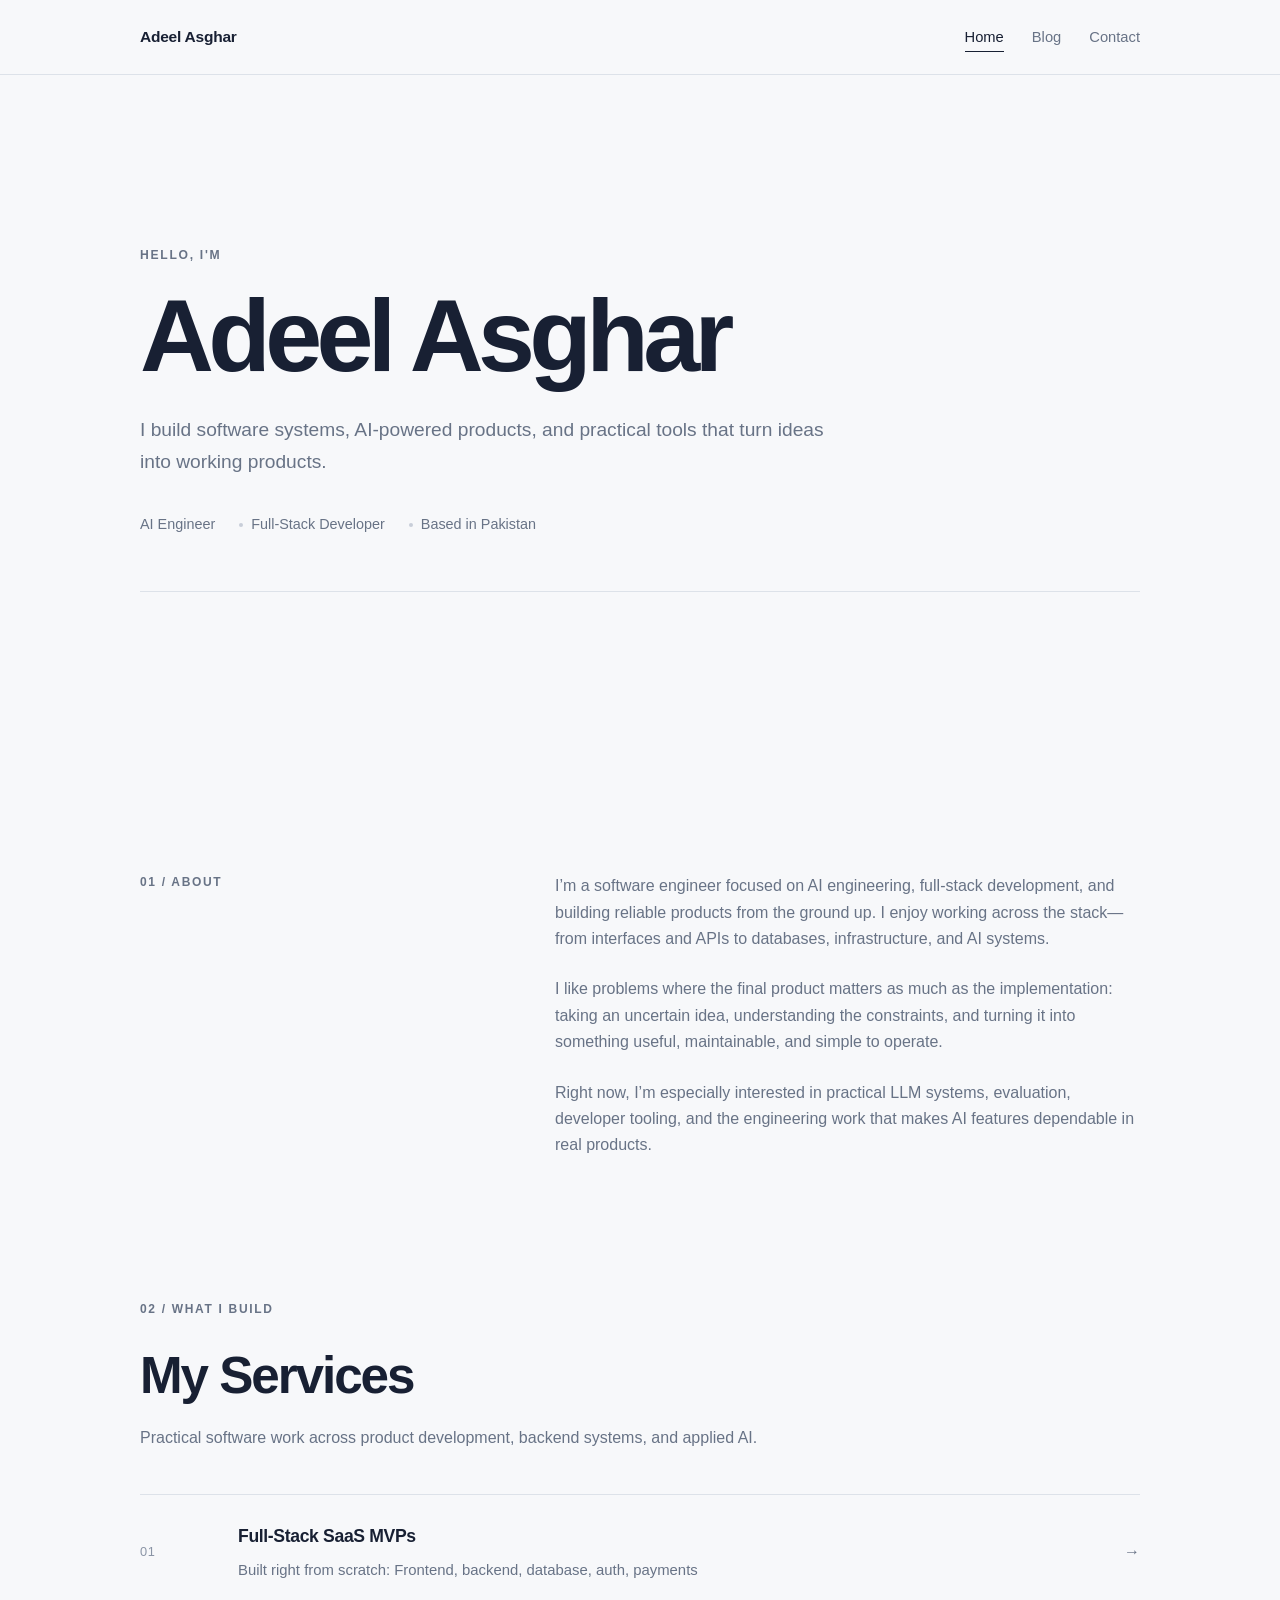
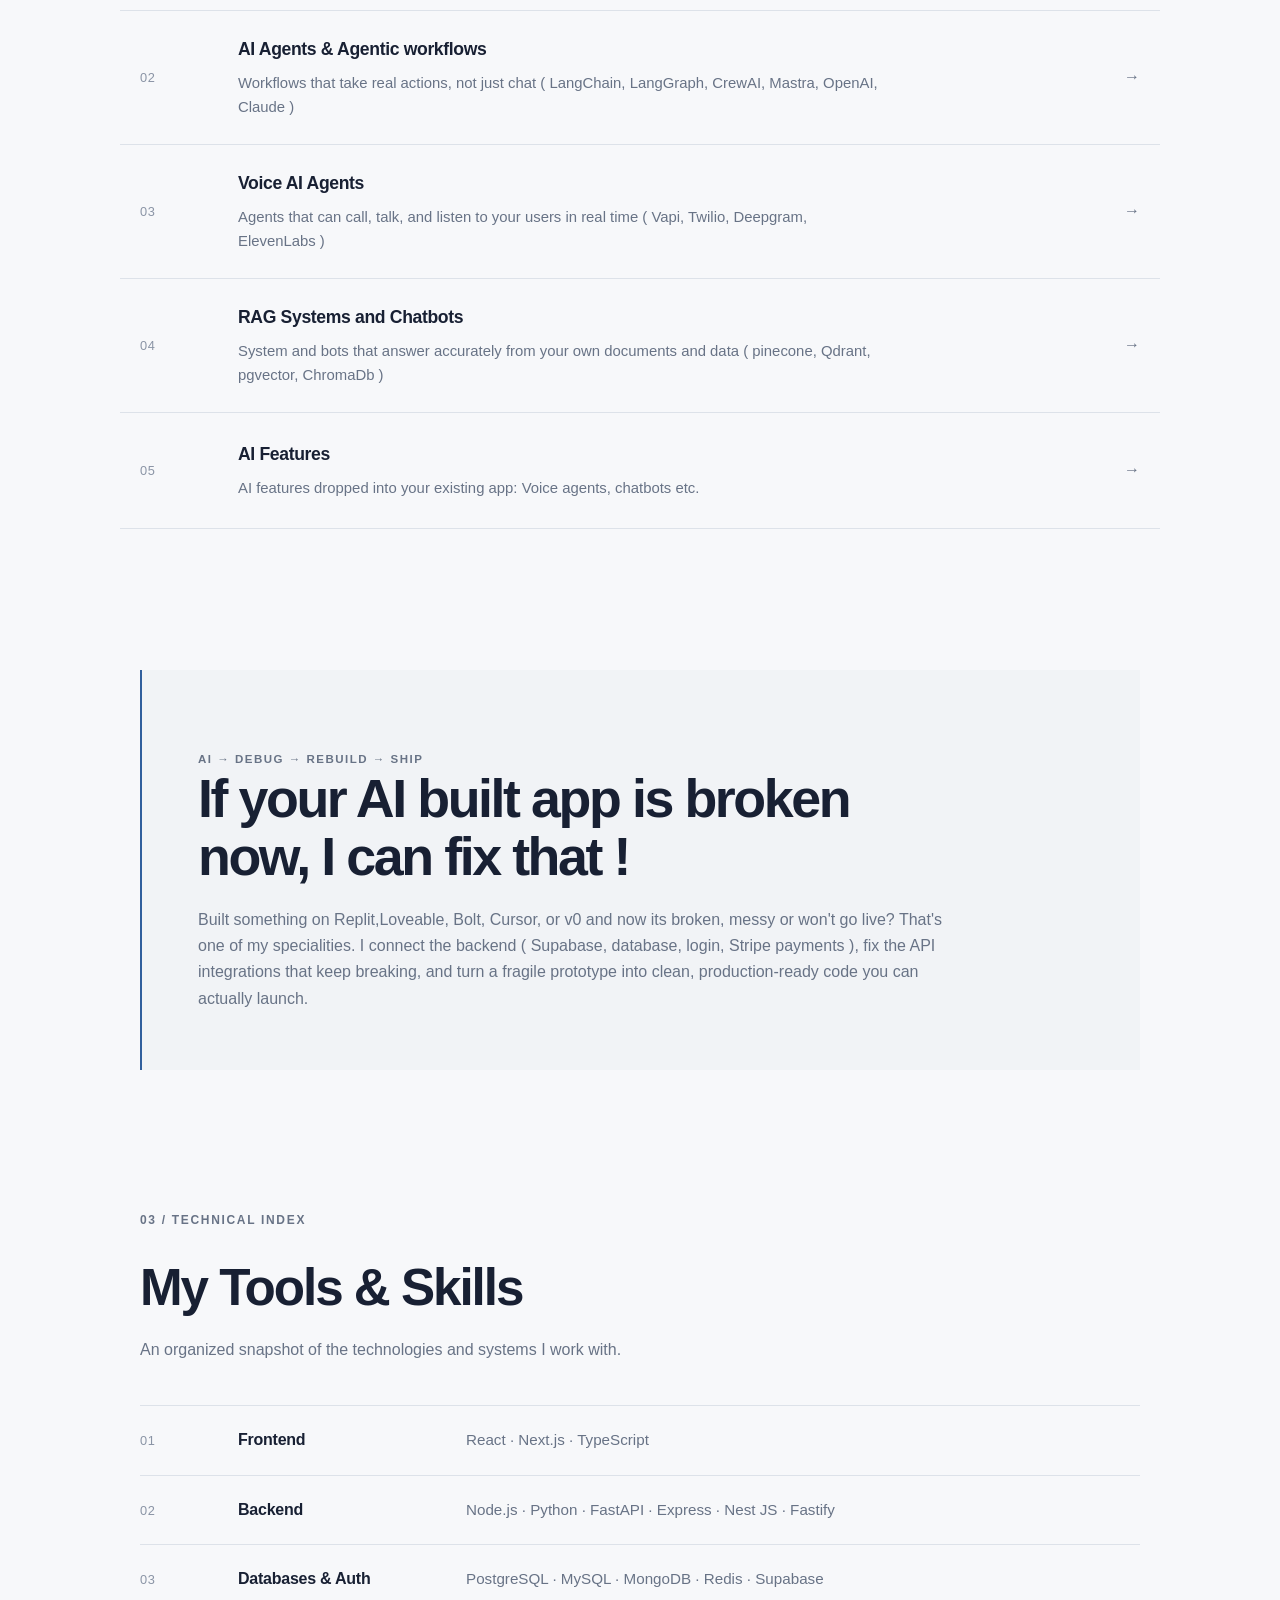
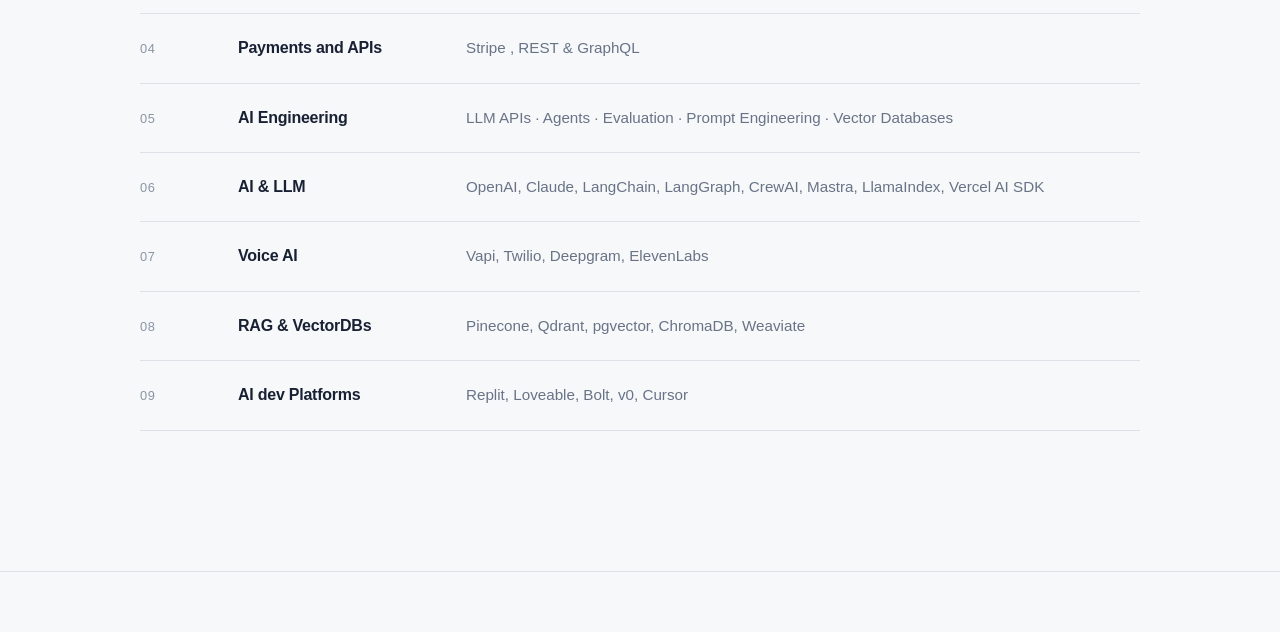
<file: index.html>
<!DOCTYPE html>
<html lang="en">
<head>
    <meta charset="UTF-8">
    <meta name="viewport" content="width=device-width, initial-scale=1.0">
    <meta name="description" content="A minimal personal portfolio for an AI and software engineer.">
    <title>Adeel Asghar — AI & Software Engineer</title>
    <link rel="icon" href="./favicon.ico" type="image/x-icon">
<link rel="shortcut icon" href="./favicon.ico" type="image/x-icon">
    <link rel="stylesheet" href="css/style.css">
</head>
<body>
<div class="page-shell">
    <a class="skip-link" href="#main-content">Skip to content</a>

    <header class="site-header">
        <nav class="navbar" aria-label="Primary navigation">
            <!-- Change your name here. -->
            <a class="brand" href="index.html">Adeel Asghar</a>

            <button class="mobile-toggle" type="button" aria-expanded="false" aria-controls="primary-menu" aria-label="Open navigation">
                <span></span><span></span><span></span>
            </button>

            <ul class="nav-links" id="primary-menu">
                <li><a class="nav-link" href="index.html">Home</a></li>
                <li><a class="nav-link" href="blog.html">Blog</a></li>
                <li><a class="nav-link" href="contact.html">Contact</a></li>
                <!-- Optional CV link: add a real PDF path when ready. -->
            </ul>
        </nav>
    </header>

    <main id="main-content">
        <!-- =========================
             HERO SECTION
             Edit the text below to customize your introduction.
        ========================= -->
        <section class="hero">
            <div class="container reveal">
                <p class="eyebrow">Hello, I'm</p>
                <h1 class="hero-title">Adeel Asghar</h1>
                <p class="hero-lede">I build software systems, AI-powered products, and practical tools that turn ideas into working products.</p>

                <!-- Change these metadata lines to match your current focus/location. -->
                <div class="hero-meta" aria-label="Professional summary">
                    <span>AI Engineer</span>
                    <span>Full-Stack Developer</span>
                    <span>Based in Pakistan</span>
                </div>
                <div class="hero-rule" aria-hidden="true"></div>
            </div>
        </section>

        <!-- =========================
             ABOUT SECTION
             Replace the sample paragraphs with your own story.
        ========================= -->
        <section class="section" id="about">
            <div class="container about-grid">
                <div class="reveal">
                    <p class="section-label">01 / About</p>
                </div>
                <div class="about-copy reveal">
                    <p>I’m a software engineer focused on AI engineering, full-stack development, and building reliable products from the ground up. I enjoy working across the stack—from interfaces and APIs to databases, infrastructure, and AI systems.</p>
                    <p>I like problems where the final product matters as much as the implementation: taking an uncertain idea, understanding the constraints, and turning it into something useful, maintainable, and simple to operate.</p>
                    <p>Right now, I’m especially interested in practical LLM systems, evaluation, developer tooling, and the engineering work that makes AI features dependable in real products.</p>
                </div>
            </div>
        </section>

        <!-- =========================
             SERVICES SECTION
             Edit service titles and descriptions directly in each row.
        ========================= -->
        <section class="section" id="services">
            <div class="container">
                <div class="reveal">
                    <p class="section-label">02 / What I Build</p>
                    <h2 class="section-heading">My Services</h2>
                    <p class="section-copy">Practical software work across product development, backend systems, and applied AI.</p>
                </div>

                <div class="editorial-list" style="margin-top: 42px;">
                    <!-- SERVICE 01 -->
                    <a class="editorial-item reveal" href="contact.html">
                        <span class="editorial-number">01</span>
                        <div class="editorial-content">
                            <h3>Full-Stack SaaS MVPs</h3>
                            <p>Built right from scratch: Frontend, backend, database, auth, payments</p>
                        </div>
                        <span class="editorial-arrow" aria-hidden="true">→</span>
                    </a>

                    <!-- SERVICE 02 -->
                    <a class="editorial-item reveal" href="contact.html">
                        <span class="editorial-number">02</span>
                        <div class="editorial-content">
                            <h3>AI Agents & Agentic workflows</h3>
                            <p>Workflows that take real actions, not just chat ( LangChain, LangGraph, CrewAI, Mastra, OpenAI, Claude )</p>
                        </div>
                        <span class="editorial-arrow" aria-hidden="true">→</span>
                    </a>

                    <!-- SERVICE 03 -->
                    <a class="editorial-item reveal" href="contact.html">
                        <span class="editorial-number">03</span>
                        <div class="editorial-content">
                            <h3>Voice AI Agents</h3>
                            <p>Agents that can call, talk, and listen to your users in real time ( Vapi, Twilio, Deepgram, ElevenLabs )</p>
                        </div>
                        <span class="editorial-arrow" aria-hidden="true">→</span>
                    </a>

                    <!-- SERVICE 04 -->
                    <a class="editorial-item reveal" href="contact.html">
                        <span class="editorial-number">04</span>
                        <div class="editorial-content">
                            <h3>RAG Systems and Chatbots</h3>
                            <p>System and bots that answer accurately from your own documents and data ( pinecone, Qdrant, pgvector, ChromaDb )</p>
                        </div>
                        <span class="editorial-arrow" aria-hidden="true">→</span>
                    </a>

                    <!-- SERVICE 05 -->
                    <a class="editorial-item reveal" href="contact.html">
                        <span class="editorial-number">05</span>
                        <div class="editorial-content">
                            <h3>AI Features</h3>
                            <p>AI features dropped into your existing app: Voice agents, chatbots etc.</p>
                        </div>
                        <span class="editorial-arrow" aria-hidden="true">→</span>
                    </a>
                </div>
            </div>
        </section>

        <!-- =========================
             AI REPAIR CALLOUT
             Keep the exact heading requested; edit the paragraph if desired.
        ========================= -->
        <section class="section">
            <div class="container">
                <div class="callout reveal">
                    <p class="callout-label">AI → DEBUG → REBUILD → SHIP</p>
                    <h2>If your AI built app is broken now, I can fix that !</h2>
                    <p>Built something on Replit,Loveable, Bolt, Cursor, or v0 and now its broken, messy or won't go live? That's one of my specialities. I connect the backend ( Supabase, database, login, Stripe payments ), fix the API integrations that keep breaking, and turn a fragile prototype into clean, production-ready code you can actually launch. </p>
                </div>
            </div>
        </section>

        <!-- =========================
             SKILLS DIRECTORY
             Replace sample technologies as you grow.
        ========================= -->
        <section class="section" id="skills">
            <div class="container">
                <div class="reveal">
                    <p class="section-label">03 / Technical Index</p>
                    <h2 class="section-heading">My Tools &amp; Skills</h2>
                    <p class="section-copy">An organized snapshot of the technologies and systems I work with.</p>
                </div>

                <div class="skill-directory" style="margin-top: 42px;">
                    <!-- SKILL 01 -->
                    <div class="skill-group reveal">
                        <span class="skill-number">01</span>
                        <h3>Frontend</h3>
                        <p>React · Next.js · TypeScript  </p>
                    </div>
                    <!-- SKILL 02 -->
                    <div class="skill-group reveal">
                        <span class="skill-number">02</span>
                        <h3>Backend</h3>
                        <p>Node.js · Python · FastAPI · Express · Nest JS · Fastify</p>
                    </div>
                    <!-- SKILL 03 -->
                    <div class="skill-group reveal">
                        <span class="skill-number">03</span>
                        <h3>Databases & Auth</h3>
                        <p>PostgreSQL · MySQL · MongoDB · Redis · Supabase</p>
                    </div>
                    <!-- SKILL 04 -->
                    <div class="skill-group reveal">
                        <span class="skill-number">04</span>
                        <h3>Payments and APIs</h3>
                        <p>Stripe , REST & GraphQL</p>
                    </div>
                    <!-- SKILL 05 -->
                    <div class="skill-group reveal">
                        <span class="skill-number">05</span>
                        <h3>AI Engineering</h3>
                        <p>LLM APIs · Agents · Evaluation · Prompt Engineering · Vector Databases</p>
                    </div>
                    <!-- SKILL 06 -->
                    <div class="skill-group reveal">
                        <span class="skill-number">06</span>
                        <h3>AI & LLM</h3>
                        <p>OpenAI, Claude, LangChain, LangGraph, CrewAI, Mastra, LlamaIndex, Vercel AI SDK</p>
                    </div>
                    <!-- SKILL 07 -->
                    <div class="skill-group reveal">
                        <span class="skill-number">07</span>
                        <h3>Voice AI</h3>
                        <p>Vapi,  Twilio, Deepgram, ElevenLabs</p>
                    </div>
                    <!-- SKILL 08 -->
                    <div class="skill-group reveal">
                        <span class="skill-number">08</span>
                        <h3>RAG & VectorDBs</h3>
                        <p>Pinecone, Qdrant, pgvector, ChromaDB, Weaviate</p>
                    </div>
                    <!-- SKILL 09 -->
                    <div class="skill-group reveal">
                        <span class="skill-number">09</span>
                        <h3>AI dev Platforms</h3>
                        <p>Replit, Loveable, Bolt, v0, Cursor</p>
                    </div>
                </div>
            </div>
        </section>
    </main>

    <!-- =========================
         FOOTER
         Update the year/name as needed.
    ========================= -->
    <footer class="site-footer">
        <div class="container footer-inner">
         
          
        </div>
    </footer>
</div>
<script src="js/script.js"></script>
</body>
</html>
</file>
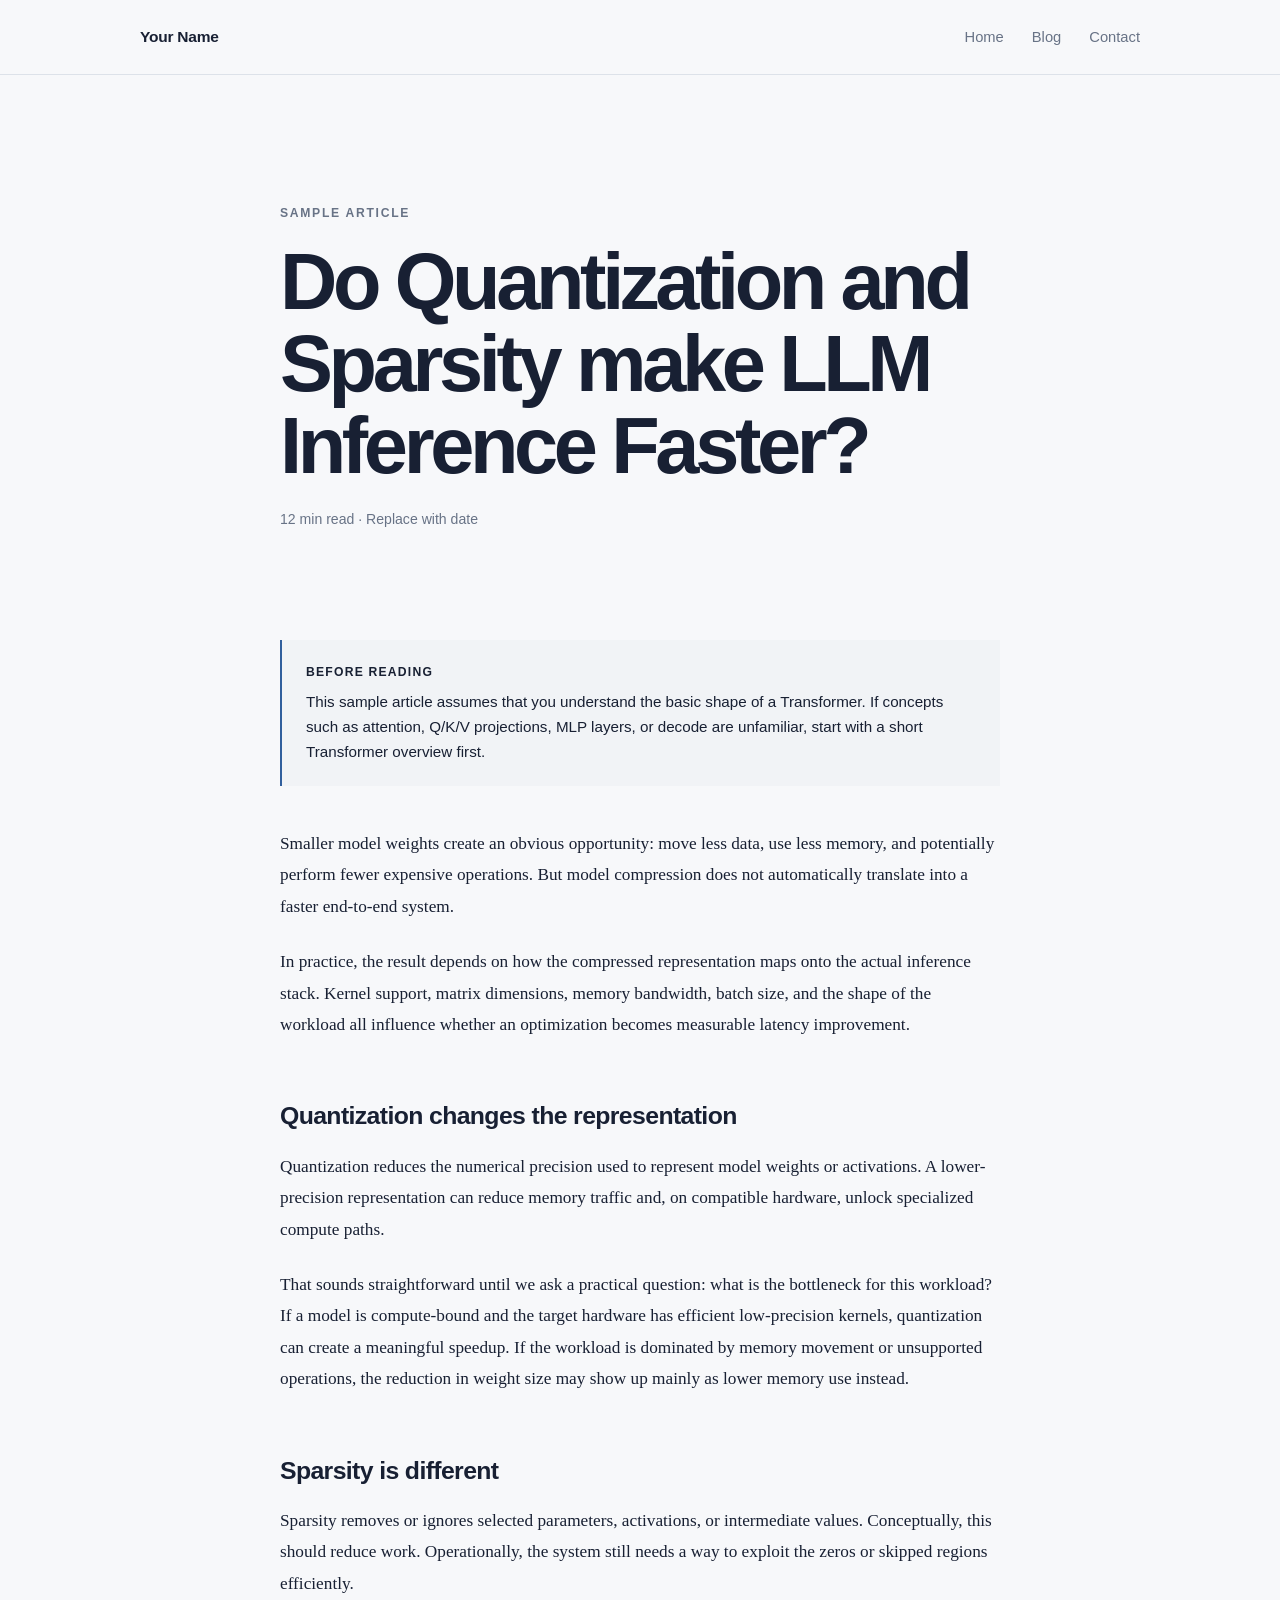
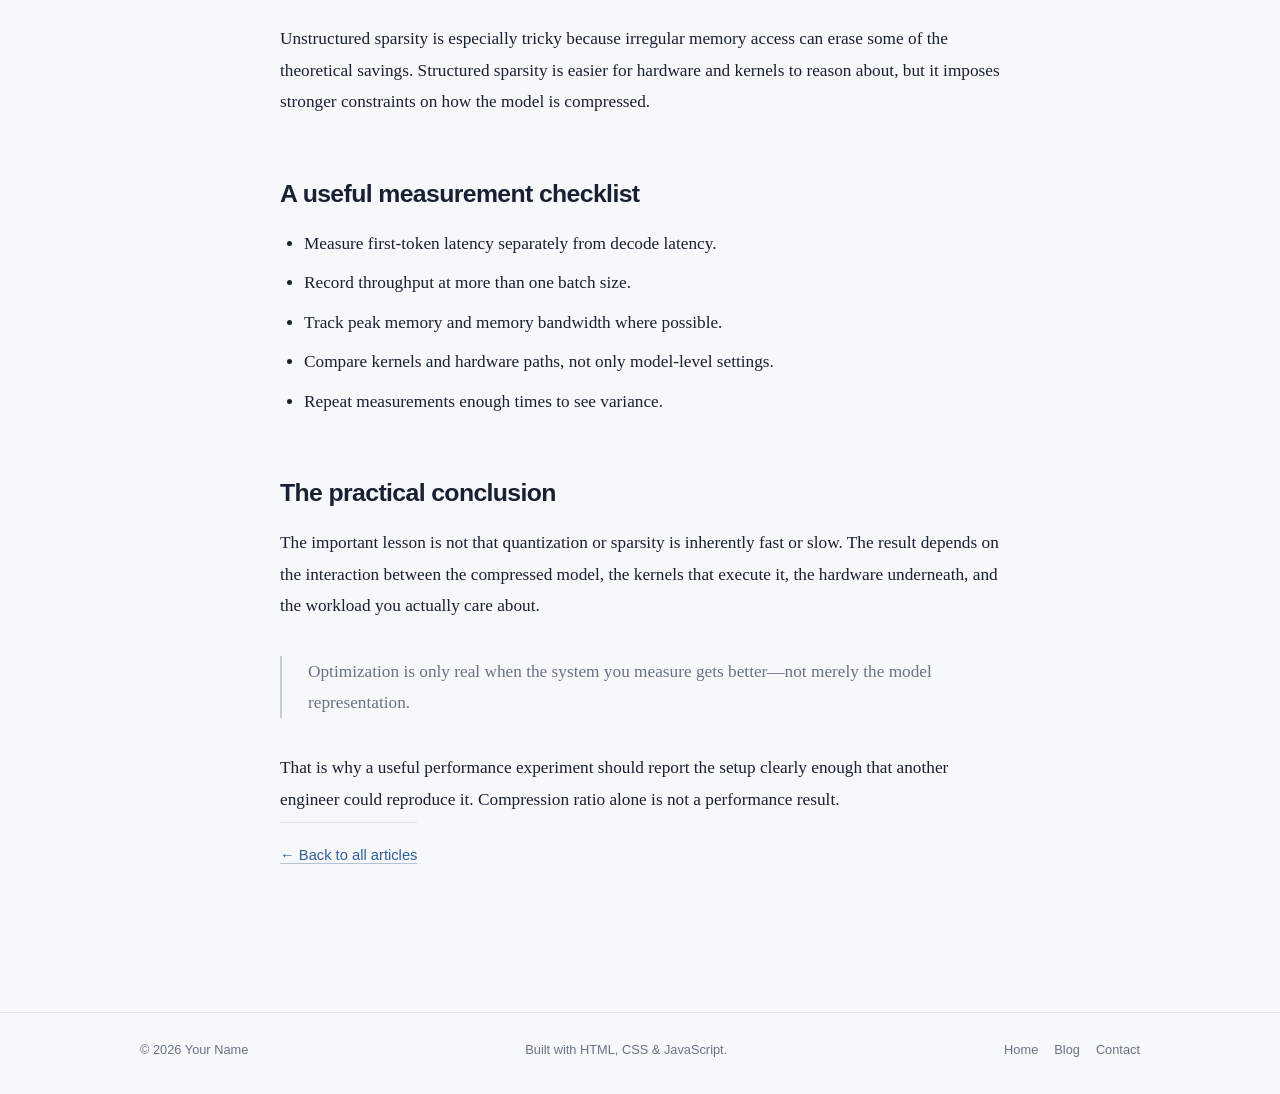
<file: blog-post.html>
<!DOCTYPE html>
<html lang="en">
<head>
    <meta charset="UTF-8">
    <meta name="viewport" content="width=device-width, initial-scale=1.0">
    <meta name="description" content="Sample editorial article page template for the portfolio blog.">
    <title>Blog Article — Adeel Asghar</title>
    <link rel="icon" href="./favicon.ico" type="image/x-icon">
<link rel="shortcut icon" href="./favicon.ico" type="image/x-icon">
    <link rel="stylesheet" href="css/style.css">
</head>
<body>
<div class="page-shell">
    <a class="skip-link" href="#main-content">Skip to content</a>
    <header class="site-header">
        <nav class="navbar" aria-label="Primary navigation">
            <!-- Change your name here. -->
            <a class="brand" href="index.html">Your Name</a>
            <button class="mobile-toggle" type="button" aria-expanded="false" aria-controls="primary-menu" aria-label="Open navigation">
                <span></span><span></span><span></span>
            </button>
            <ul class="nav-links" id="primary-menu">
                <li><a class="nav-link" href="index.html">Home</a></li>
                <li><a class="nav-link" href="blog.html">Blog</a></li>
                <li><a class="nav-link" href="contact.html">Contact</a></li>
            </ul>
        </nav>
    </header>

    <main id="main-content">
        <header class="article-header">
            <div class="narrow reveal">
                <p class="eyebrow">Sample Article</p>
                <h1 class="article-title">Do Quantization and Sparsity make LLM Inference Faster?</h1>
                <p class="article-meta">12 min read · Replace with date</p>
            </div>
        </header>

        <!-- =========================
             REUSABLE ARTICLE TEMPLATE
             Duplicate this file for future articles, then change
             title, metadata, callout, and article body.
        ========================= -->
        <article class="article-body">
            <aside class="article-callout" role="note">
                <strong>Before reading</strong>
                This sample article assumes that you understand the basic shape of a Transformer. If concepts such as attention, Q/K/V projections, MLP layers, or decode are unfamiliar, start with a short Transformer overview first.
            </aside>

            <p>Smaller model weights create an obvious opportunity: move less data, use less memory, and potentially perform fewer expensive operations. But model compression does not automatically translate into a faster end-to-end system.</p>

            <p>In practice, the result depends on how the compressed representation maps onto the actual inference stack. Kernel support, matrix dimensions, memory bandwidth, batch size, and the shape of the workload all influence whether an optimization becomes measurable latency improvement.</p>

            <h2>Quantization changes the representation</h2>
            <p>Quantization reduces the numerical precision used to represent model weights or activations. A lower-precision representation can reduce memory traffic and, on compatible hardware, unlock specialized compute paths.</p>

            <p>That sounds straightforward until we ask a practical question: what is the bottleneck for this workload? If a model is compute-bound and the target hardware has efficient low-precision kernels, quantization can create a meaningful speedup. If the workload is dominated by memory movement or unsupported operations, the reduction in weight size may show up mainly as lower memory use instead.</p>

            <h2>Sparsity is different</h2>
            <p>Sparsity removes or ignores selected parameters, activations, or intermediate values. Conceptually, this should reduce work. Operationally, the system still needs a way to exploit the zeros or skipped regions efficiently.</p>

            <p>Unstructured sparsity is especially tricky because irregular memory access can erase some of the theoretical savings. Structured sparsity is easier for hardware and kernels to reason about, but it imposes stronger constraints on how the model is compressed.</p>

            <h2>A useful measurement checklist</h2>
            <ul>
                <li>Measure first-token latency separately from decode latency.</li>
                <li>Record throughput at more than one batch size.</li>
                <li>Track peak memory and memory bandwidth where possible.</li>
                <li>Compare kernels and hardware paths, not only model-level settings.</li>
                <li>Repeat measurements enough times to see variance.</li>
            </ul>

            <h2>The practical conclusion</h2>
            <p>The important lesson is not that quantization or sparsity is inherently fast or slow. The result depends on the interaction between the compressed model, the kernels that execute it, the hardware underneath, and the workload you actually care about.</p>

            <blockquote>Optimization is only real when the system you measure gets better—not merely the model representation.</blockquote>

            <p>That is why a useful performance experiment should report the setup clearly enough that another engineer could reproduce it. Compression ratio alone is not a performance result.</p>

            <a class="article-footer-link" href="blog.html">← Back to all articles</a>
        </article>
    </main>

    <footer class="site-footer">
        <div class="container footer-inner">
            <span>© 2026 Your Name</span>
            <span>Built with HTML, CSS &amp; JavaScript.</span>
            <nav class="footer-links" aria-label="Footer navigation">
                <a href="index.html">Home</a>
                <a href="blog.html">Blog</a>
                <a href="contact.html">Contact</a>
            </nav>
        </div>
    </footer>
</div>
<script src="js/script.js"></script>
</body>
</html>
</file>
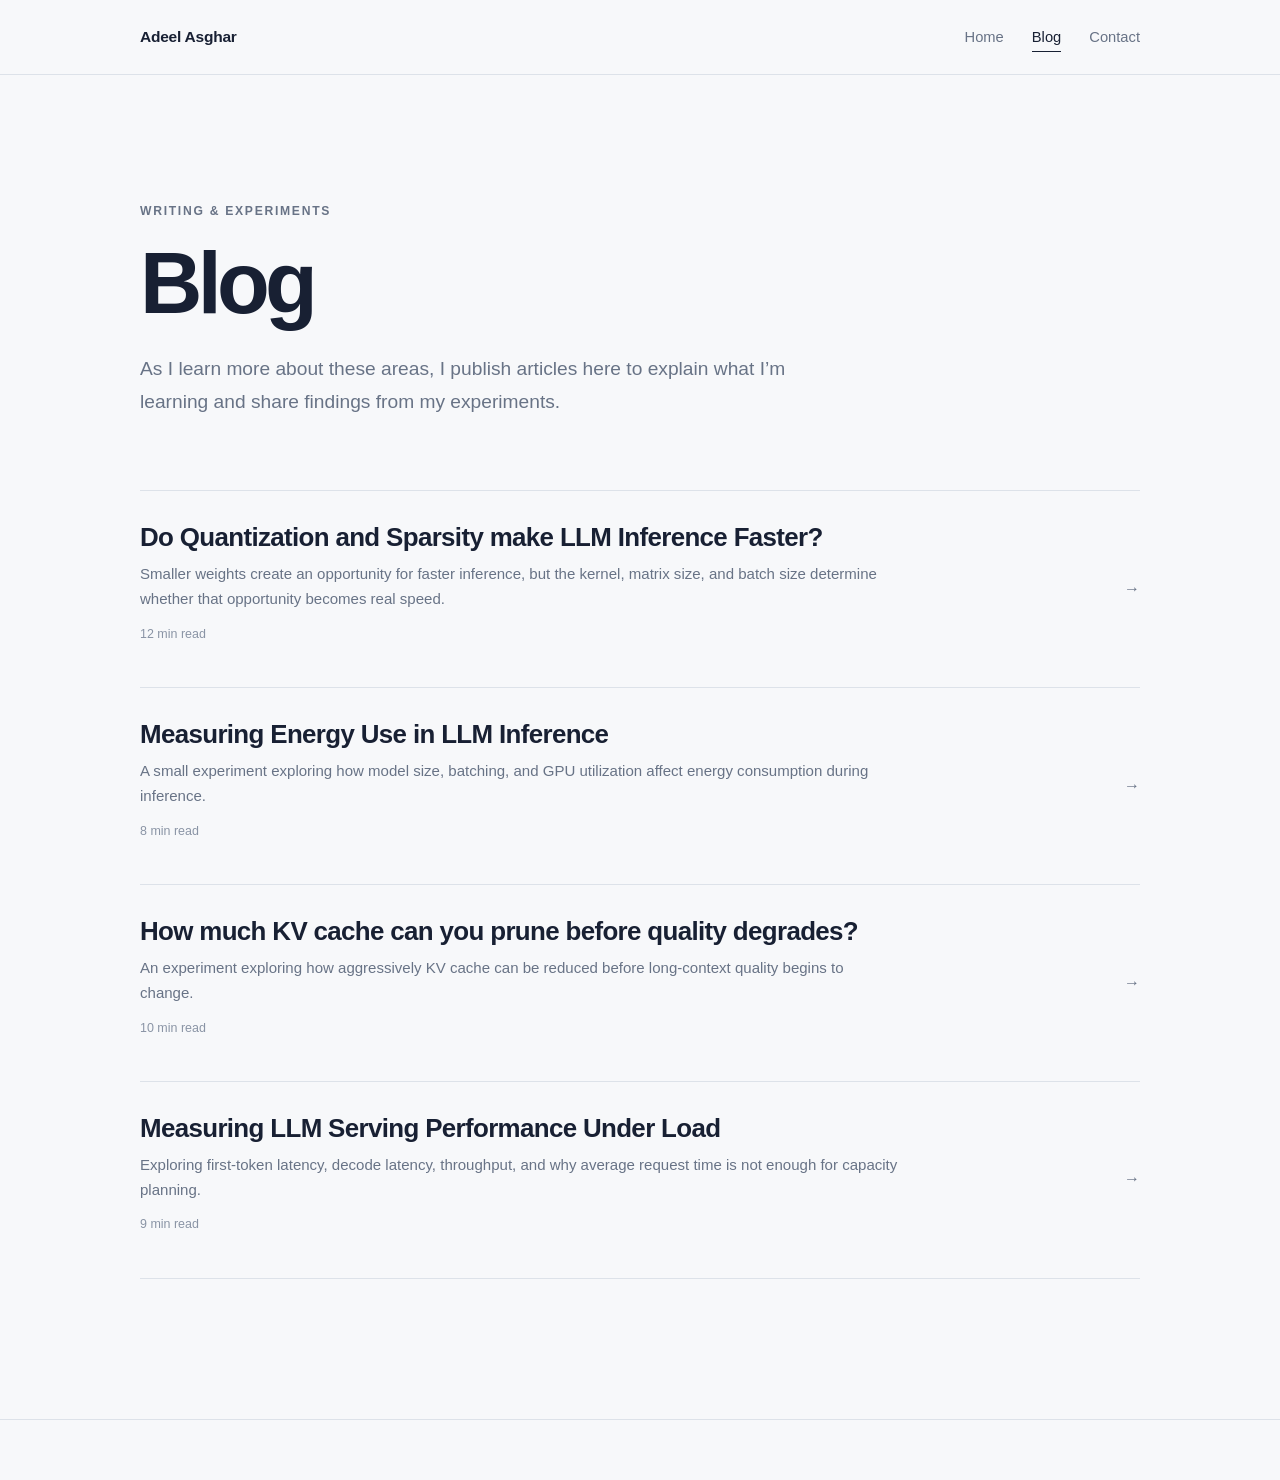
<file: blog.html>
<!DOCTYPE html>
<html lang="en">
<head>
    <meta charset="UTF-8">
    <meta name="viewport" content="width=device-width, initial-scale=1.0">
    <meta name="description" content="Notes and experiments on AI engineering, LLM systems, and software performance.">
    <title>Blog — Adeel Asghar</title>
    <link rel="icon" href="./favicon.ico" type="image/x-icon">
<link rel="shortcut icon" href="./favicon.ico" type="image/x-icon">
    <link rel="stylesheet" href="css/style.css">
</head>
<body>
<div class="page-shell">
    <a class="skip-link" href="#main-content">Skip to content</a>
    <header class="site-header">
        <nav class="navbar" aria-label="Primary navigation">
            <!-- Change your name here. -->
            <a class="brand" href="index.html">Adeel Asghar</a>
            <button class="mobile-toggle" type="button" aria-expanded="false" aria-controls="primary-menu" aria-label="Open navigation">
                <span></span><span></span><span></span>
            </button>
            <ul class="nav-links" id="primary-menu">
                <li><a class="nav-link" href="index.html">Home</a></li>
                <li><a class="nav-link" href="blog.html">Blog</a></li>
                <li><a class="nav-link" href="contact.html">Contact</a></li>
            </ul>
        </nav>
    </header>

    <main id="main-content">
        <section class="page-intro">
            <div class="container reveal">
                <p class="eyebrow">Writing &amp; Experiments</p>
                <h1 class="page-title">Blog</h1>
                <p class="page-lede">As I learn more about these areas, I publish articles here to explain what I’m learning and share findings from my experiments.</p>
            </div>
        </section>

        <!-- =========================
             BLOG ARTICLE INDEX
             To add an article, duplicate one .blog-item and update:
             title, description, reading time, and href.
        ========================= -->
        <section class="section" style="padding-top: 0;">
            <div class="container">
                <div class="blog-list">
                    <a class="blog-item reveal" href="articles/blog-quantization-sparsity.html">
                        <div>
                            <h2 class="blog-title">Do Quantization and Sparsity make LLM Inference Faster?</h2>
                            <p class="blog-description">Smaller weights create an opportunity for faster inference, but the kernel, matrix size, and batch size determine whether that opportunity becomes real speed.</p>
                            <p class="blog-meta">12 min read</p>
                        </div>
                        <span class="blog-arrow" aria-hidden="true">→</span>
                    </a>

                    <a class="blog-item reveal" href="articles/blog-energy-llm.html">
                        <div>
                            <h2 class="blog-title">Measuring Energy Use in LLM Inference</h2>
                            <p class="blog-description">A small experiment exploring how model size, batching, and GPU utilization affect energy consumption during inference.</p>
                            <p class="blog-meta">8 min read</p>
                        </div>
                        <span class="blog-arrow" aria-hidden="true">→</span>
                    </a>

                    <a class="blog-item reveal" href="articles/blog-kv-cache.html">
                        <div>
                            <h2 class="blog-title">How much KV cache can you prune before quality degrades?</h2>
                            <p class="blog-description">An experiment exploring how aggressively KV cache can be reduced before long-context quality begins to change.</p>
                            <p class="blog-meta">10 min read</p>
                        </div>
                        <span class="blog-arrow" aria-hidden="true">→</span>
                    </a>

                    <a class="blog-item reveal" href="articles/blog-serving-performance.html">
                        <div>
                            <h2 class="blog-title">Measuring LLM Serving Performance Under Load</h2>
                            <p class="blog-description">Exploring first-token latency, decode latency, throughput, and why average request time is not enough for capacity planning.</p>
                            <p class="blog-meta">9 min read</p>
                        </div>
                        <span class="blog-arrow" aria-hidden="true">→</span>
                    </a>
                </div>
            </div>
        </section>
    </main>

    <footer class="site-footer">
        <div class="container footer-inner">

        </div>
    </footer>
</div>
<script src="js/script.js"></script>
</body>
</html>
</file>
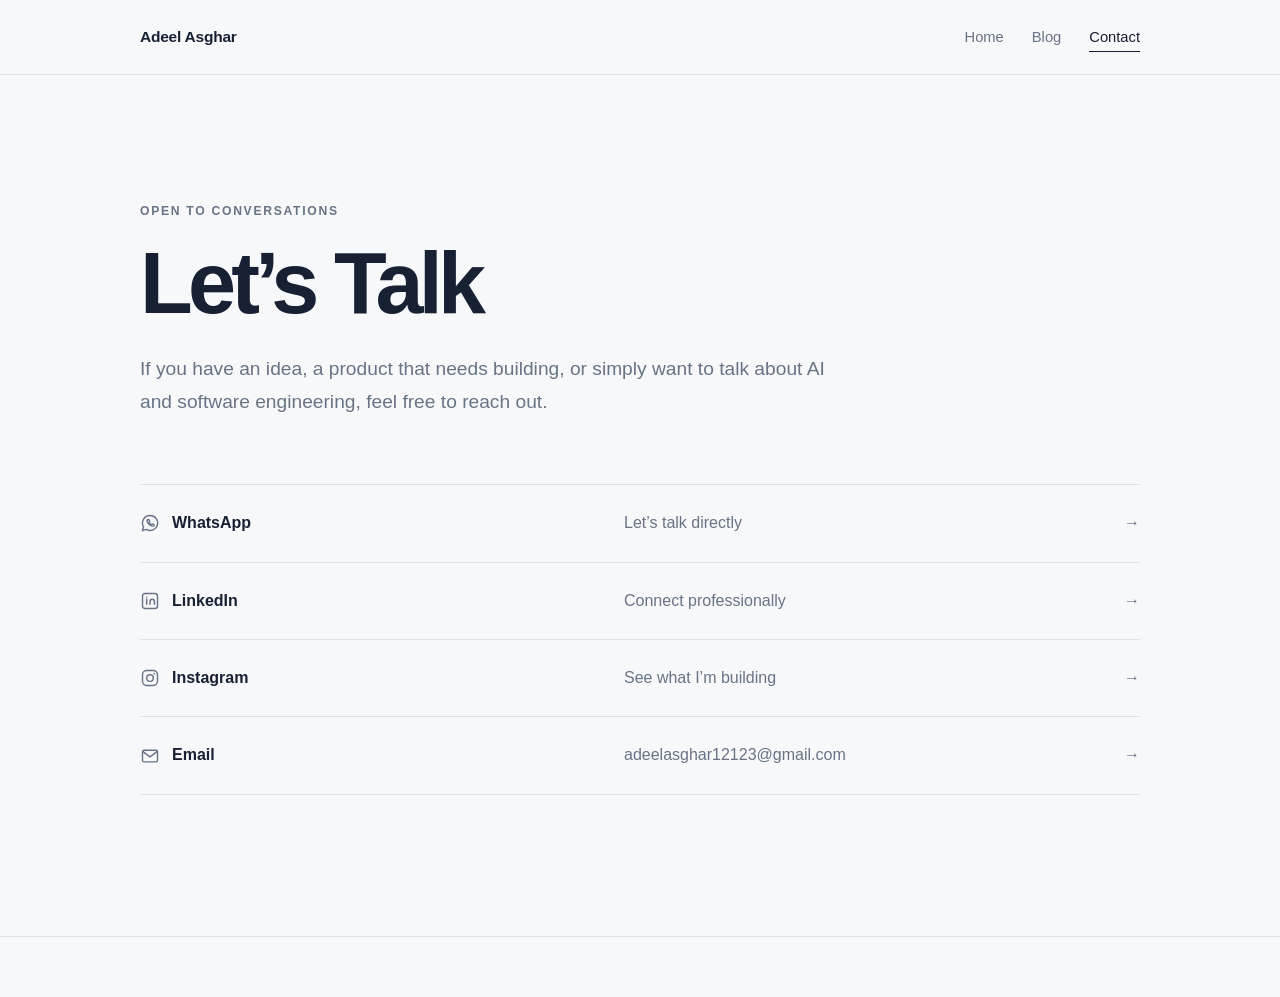
<file: contact.html>
<!DOCTYPE html>
<html lang="en">
<head>
    <meta charset="UTF-8">
    <meta name="viewport" content="width=device-width, initial-scale=1.0">
    <meta name="description" content="Contact Adeel Asghar about AI engineering and software development.">
    <title>Contact — Adeel Asghar</title>
    <link rel="icon" href="./favicon.ico?v=3" type="image/x-icon">
    <link rel="shortcut icon" href="./favicon.ico?v=3" type="image/x-icon">
    <link rel="stylesheet" href="css/style.css">
</head>
<body>
<div class="page-shell">
    <a class="skip-link" href="#main-content">Skip to content</a>

    <header class="site-header">
        <nav class="navbar" aria-label="Primary navigation">
            <!-- Change your name here. -->
            <a class="brand" href="index.html">Adeel Asghar</a>

            <button class="mobile-toggle" type="button" aria-expanded="false" aria-controls="primary-menu" aria-label="Open navigation">
                <span></span><span></span><span></span>
            </button>

            <ul class="nav-links" id="primary-menu">
                <li><a class="nav-link" href="index.html">Home</a></li>
                <li><a class="nav-link" href="blog.html">Blog</a></li>
                <li><a class="nav-link" href="contact.html" aria-current="page">Contact</a></li>
            </ul>
        </nav>
    </header>

    <main id="main-content">
        <section class="contact-intro">
            <div class="container reveal">
                <p class="eyebrow">Open to conversations</p>
                <h1 class="page-title">Let’s Talk</h1>
                <p class="page-lede">If you have an idea, a product that needs building, or simply want to talk about AI and software engineering, feel free to reach out.</p>
            </div>
        </section>

        <!-- =========================
             CONTACT LINKS
             Replace every href with your real link.
        ========================= -->
        <section class="section" style="padding-top: 0;">
            <div class="container">
                <div class="contact-list">
                    <!-- Replace the href below with your actual WhatsApp link. -->
                    <a class="contact-row reveal" href="https://wa.me/923237282092" target="_blank" rel="noopener noreferrer">
                        <span class="contact-name">
                            <svg class="contact-icon" viewBox="0 0 24 24" aria-hidden="true">
                                <path fill="none" stroke="currentColor" stroke-width="1.7" d="M12 3a9 9 0 0 0-7.7 13.62L3 21l4.54-1.3A9 9 0 1 0 12 3Z"/>
                                <path fill="none" stroke="currentColor" stroke-width="1.7" stroke-linecap="round" d="M9.2 8.2c.2-.4.4-.4.7-.4h.5c.2 0 .4.1.5.4l.7 1.7c.1.2 0 .4-.1.6l-.5.6c-.2.2-.2.4 0 .7.5.8 1.1 1.4 1.9 1.9.3.2.5.2.7 0l.6-.5c.2-.2.4-.2.6-.1l1.7.7c.3.1.4.3.4.5v.5c0 .3-.1.5-.4.7-.4.2-1 .3-1.6.2-1.2-.2-2.5-.9-3.8-2-1.1-.9-2-2.1-2.4-3.1-.3-.7-.3-1.4-.1-1.8Z"/>
                            </svg>
                            WhatsApp
                        </span>
                        <span class="contact-desc">Let’s talk directly</span>
                        <span class="contact-arrow" aria-hidden="true">→</span>
                    </a>

                    <!-- Replace the href below with your actual LinkedIn profile. -->
                    <a class="contact-row reveal" href="https://www.linkedin.com/in/adeel-stoic-asghar?utm_source=share_via&utm_content=profile&utm_medium=member_android" target="_blank" rel="noopener noreferrer">
                        <span class="contact-name">
                            <svg class="contact-icon" viewBox="0 0 24 24" aria-hidden="true">
                                <rect x="3" y="3" width="18" height="18" rx="3" fill="none" stroke="currentColor" stroke-width="1.7"/>
                                <path fill="none" stroke="currentColor" stroke-width="1.8" stroke-linecap="round" d="M8 10v6M8 7.5v.01M12 16v-3.1c0-1.6 1.05-2.9 2.65-2.9S17.3 11.25 17.3 12.9V16"/>
                            </svg>
                            LinkedIn
                        </span>
                        <span class="contact-desc">Connect professionally</span>
                        <span class="contact-arrow" aria-hidden="true">→</span>
                    </a>

                    <!-- Replace the href below with your actual Instagram profile. -->
                    <a class="contact-row reveal" href="https://www.instagram.com/prime.adeel/?utm_source=ig_web_button_share_sheet" target="_blank" rel="noopener noreferrer">
                        <span class="contact-name">
                            <svg class="contact-icon" viewBox="0 0 24 24" aria-hidden="true">
                                <rect x="3" y="3" width="18" height="18" rx="5" fill="none" stroke="currentColor" stroke-width="1.7"/>
                                <circle cx="12" cy="12" r="4" fill="none" stroke="currentColor" stroke-width="1.7"/>
                                <circle cx="17.3" cy="6.8" r="1" fill="currentColor"/>
                            </svg>
                            Instagram
                        </span>
                        <span class="contact-desc">See what I’m building</span>
                        <span class="contact-arrow" aria-hidden="true">→</span>
                    </a>

                    <!-- Replace the email address below with your actual email. -->
                    <a class="contact-row reveal" href="mailto:adeelasghar12123@gmail.com">
                        <span class="contact-name">
                            <svg class="contact-icon" viewBox="0 0 24 24" aria-hidden="true">
                                <rect x="3" y="5" width="18" height="14" rx="2" fill="none" stroke="currentColor" stroke-width="1.7"/>
                                <path fill="none" stroke="currentColor" stroke-width="1.7" stroke-linecap="round" stroke-linejoin="round" d="m4 7 8 6 8-6"/>
                            </svg>
                            Email
                        </span>
                        <span class="contact-desc">adeelasghar12123@gmail.com</span>
                        <span class="contact-arrow" aria-hidden="true">→</span>
                    </a>
                </div>
            </div>
        </section>
    </main>

    <footer class="site-footer">
        <div class="container footer-inner">
       

        </div>
    </footer>
</div>
<script src="js/script.js"></script>
</body>
</html>
</file>
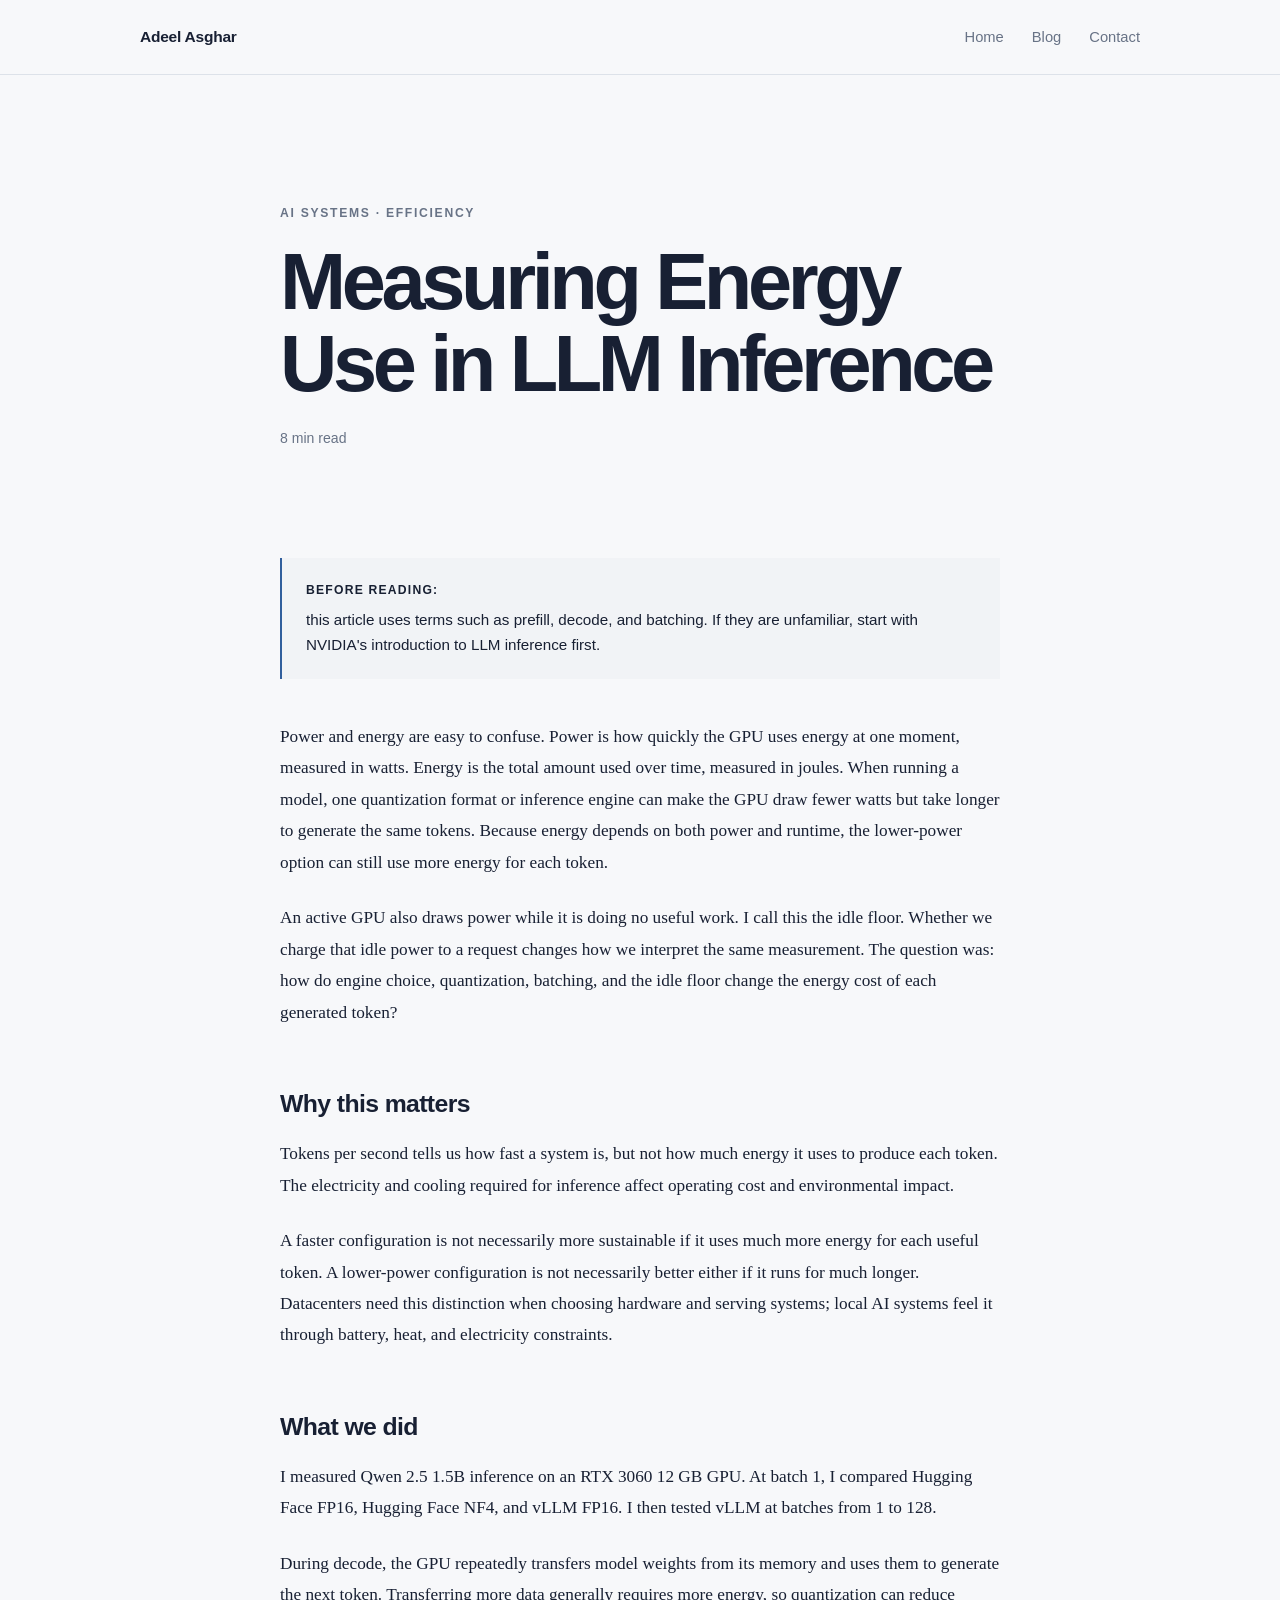
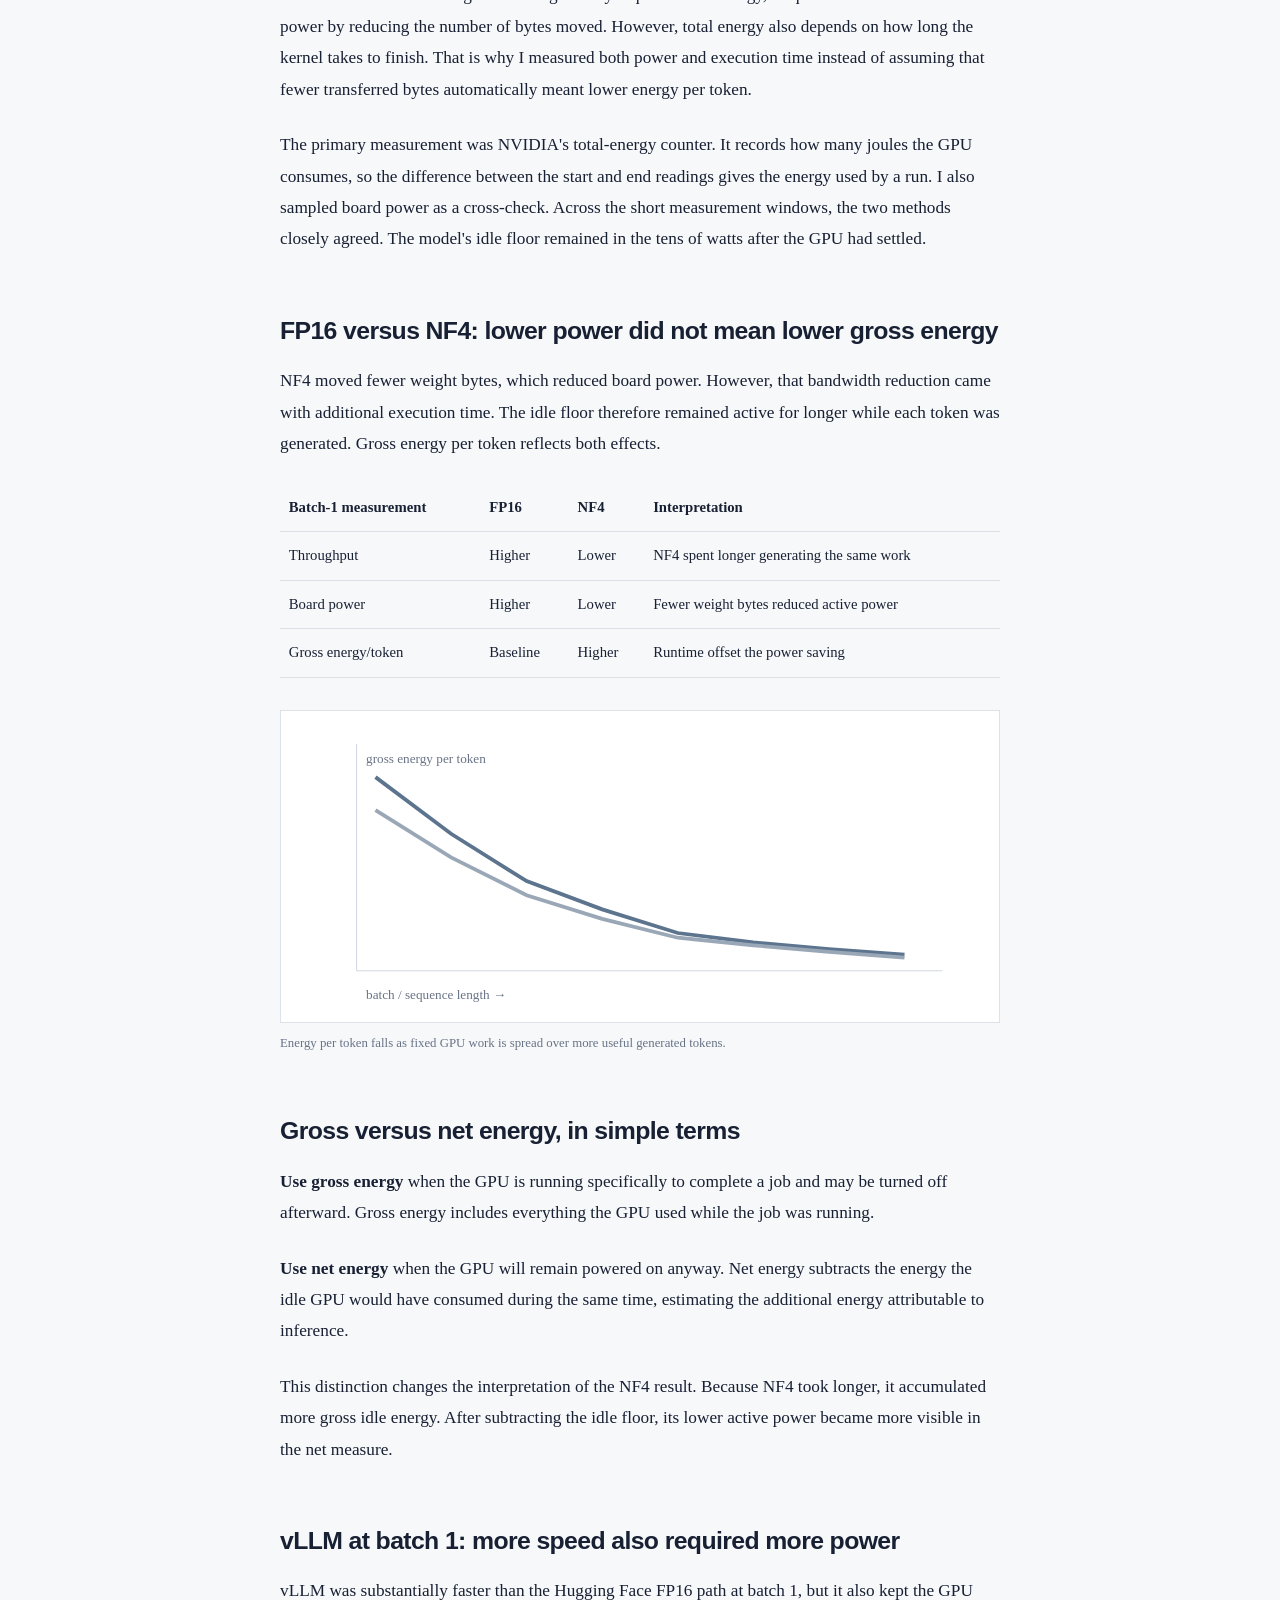
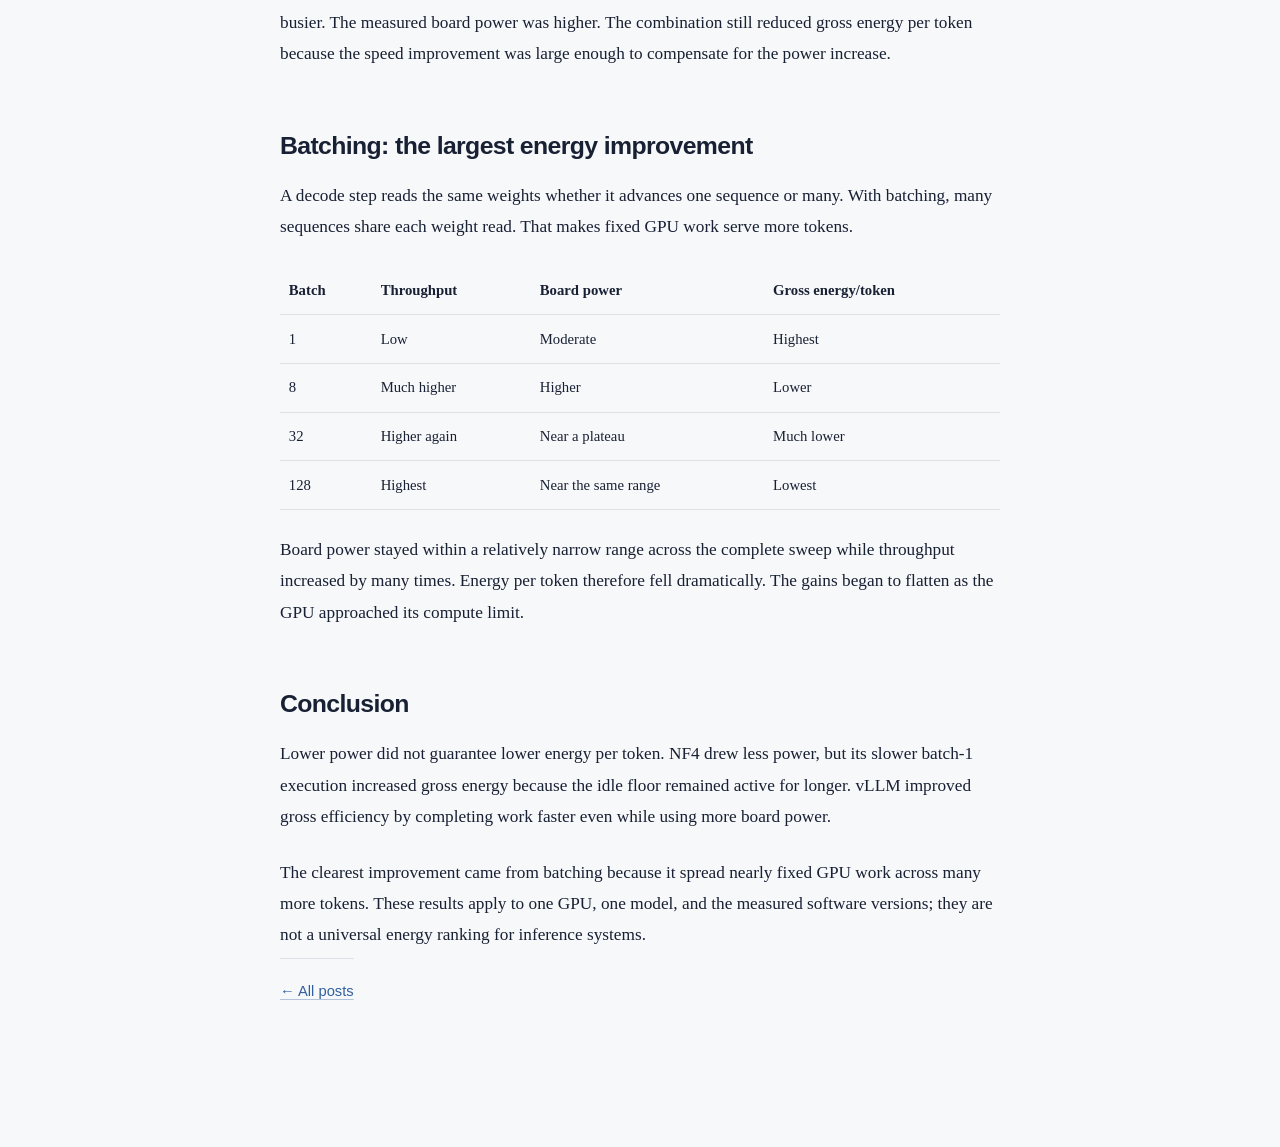
<file: articles/blog-energy-llm.html>
<!DOCTYPE html>
<html lang="en">
<head>
    <meta charset="UTF-8"><meta name="viewport" content="width=device-width, initial-scale=1.0">
    <meta name="description" content="Measuring Energy Use in LLM Inference"><title>Measuring Energy Use in LLM Inference</title>
    <link rel="stylesheet" href="../css/style.css">
    <link rel="icon" href="../favicon.ico" type="image/x-icon">
<link rel="shortcut icon" href="../favicon.ico" type="image/x-icon">
    <style>
        .article-figure{margin:2rem 0}.article-figure svg{display:block;width:100%;height:auto;background:#fff;border:1px solid var(--border,#dfe4eb)}
        .article-table{width:100%;border-collapse:collapse;margin:1.5rem 0;font-size:.92rem}.article-table th,.article-table td{text-align:left;padding:.65rem .55rem;border-bottom:1px solid var(--border,#dfe4eb);vertical-align:top}.article-table th{font-weight:600}.figure-caption{margin-top:.55rem;color:var(--muted,#687386);font-size:.8rem}
    </style>
</head>
<body>
<div class="page-shell">
<a class="skip-link" href="#main-content">Skip to content</a>
<header class="site-header"><nav class="navbar" aria-label="Primary navigation">
<a class="brand" href="../index.html">Adeel Asghar</a><button class="mobile-toggle" type="button" aria-expanded="false" aria-controls="primary-menu" aria-label="Open navigation"><span></span><span></span><span></span></button>
<ul class="nav-links" id="primary-menu"><li><a class="nav-link" href="../index.html">Home</a></li><li><a class="nav-link" href="../blog.html">Blog</a></li><li><a class="nav-link" href="../contact.html">Contact</a></li></ul>
</nav></header>
<main id="main-content">
<header class="article-header"><div class="narrow reveal"><p class="eyebrow">AI Systems · Efficiency</p><h1 class="article-title">Measuring Energy Use in LLM Inference</h1><p class="article-meta">8 min read</p></div></header>
<article class="article-body">
<aside class="article-callout" role="note"><strong>Before reading:</strong> this article uses terms such as prefill, decode, and batching. If they are unfamiliar, start with NVIDIA's introduction to LLM inference first.</aside>
<p>Power and energy are easy to confuse. Power is how quickly the GPU uses energy at one moment, measured in watts. Energy is the total amount used over time, measured in joules. When running a model, one quantization format or inference engine can make the GPU draw fewer watts but take longer to generate the same tokens. Because energy depends on both power and runtime, the lower-power option can still use more energy for each token.</p>
<p>An active GPU also draws power while it is doing no useful work. I call this the idle floor. Whether we charge that idle power to a request changes how we interpret the same measurement. The question was: how do engine choice, quantization, batching, and the idle floor change the energy cost of each generated token?</p>
<h2>Why this matters</h2>
<p>Tokens per second tells us how fast a system is, but not how much energy it uses to produce each token. The electricity and cooling required for inference affect operating cost and environmental impact.</p>
<p>A faster configuration is not necessarily more sustainable if it uses much more energy for each useful token. A lower-power configuration is not necessarily better either if it runs for much longer. Datacenters need this distinction when choosing hardware and serving systems; local AI systems feel it through battery, heat, and electricity constraints.</p>
<h2>What we did</h2>
<p>I measured Qwen 2.5 1.5B inference on an RTX 3060 12 GB GPU. At batch 1, I compared Hugging Face FP16, Hugging Face NF4, and vLLM FP16. I then tested vLLM at batches from 1 to 128.</p>
<p>During decode, the GPU repeatedly transfers model weights from its memory and uses them to generate the next token. Transferring more data generally requires more energy, so quantization can reduce power by reducing the number of bytes moved. However, total energy also depends on how long the kernel takes to finish. That is why I measured both power and execution time instead of assuming that fewer transferred bytes automatically meant lower energy per token.</p>
<p>The primary measurement was NVIDIA's total-energy counter. It records how many joules the GPU consumes, so the difference between the start and end readings gives the energy used by a run. I also sampled board power as a cross-check. Across the short measurement windows, the two methods closely agreed. The model's idle floor remained in the tens of watts after the GPU had settled.</p>
<h2>FP16 versus NF4: lower power did not mean lower gross energy</h2>
<p>NF4 moved fewer weight bytes, which reduced board power. However, that bandwidth reduction came with additional execution time. The idle floor therefore remained active for longer while each token was generated. Gross energy per token reflects both effects.</p>
<table class="article-table"><thead><tr><th>Batch-1 measurement</th><th>FP16</th><th>NF4</th><th>Interpretation</th></tr></thead><tbody>
<tr><td>Throughput</td><td>Higher</td><td>Lower</td><td>NF4 spent longer generating the same work</td></tr>
<tr><td>Board power</td><td>Higher</td><td>Lower</td><td>Fewer weight bytes reduced active power</td></tr>
<tr><td>Gross energy/token</td><td>Baseline</td><td>Higher</td><td>Runtime offset the power saving</td></tr>
</tbody></table>
<figure class="article-figure"><svg viewBox="0 0 760 330" role="img" aria-label="Energy per token compared across configurations and sequence lengths"><line x1="80" y1="275" x2="700" y2="275" stroke="#cfd6df"/><line x1="80" y1="35" x2="80" y2="275" stroke="#cfd6df"/><polyline points="100,70 180,130 260,180 340,210 420,235 500,245 580,252 660,258" fill="none" stroke="#5d748e" stroke-width="4"/><polyline points="100,105 180,155 260,195 340,220 420,240 500,248 580,255 660,261" fill="none" stroke="#9aa7b7" stroke-width="4"/><text x="90" y="305" font-size="14" fill="#687386">batch / sequence length →</text><text x="90" y="55" font-size="14" fill="#687386">gross energy per token</text></svg><figcaption class="figure-caption">Energy per token falls as fixed GPU work is spread over more useful generated tokens.</figcaption></figure>
<h2>Gross versus net energy, in simple terms</h2>
<p><strong>Use gross energy</strong> when the GPU is running specifically to complete a job and may be turned off afterward. Gross energy includes everything the GPU used while the job was running.</p>
<p><strong>Use net energy</strong> when the GPU will remain powered on anyway. Net energy subtracts the energy the idle GPU would have consumed during the same time, estimating the additional energy attributable to inference.</p>
<p>This distinction changes the interpretation of the NF4 result. Because NF4 took longer, it accumulated more gross idle energy. After subtracting the idle floor, its lower active power became more visible in the net measure.</p>
<h2>vLLM at batch 1: more speed also required more power</h2>
<p>vLLM was substantially faster than the Hugging Face FP16 path at batch 1, but it also kept the GPU busier. The measured board power was higher. The combination still reduced gross energy per token because the speed improvement was large enough to compensate for the power increase.</p>
<h2>Batching: the largest energy improvement</h2>
<p>A decode step reads the same weights whether it advances one sequence or many. With batching, many sequences share each weight read. That makes fixed GPU work serve more tokens.</p>
<table class="article-table"><thead><tr><th>Batch</th><th>Throughput</th><th>Board power</th><th>Gross energy/token</th></tr></thead><tbody>
<tr><td>1</td><td>Low</td><td>Moderate</td><td>Highest</td></tr><tr><td>8</td><td>Much higher</td><td>Higher</td><td>Lower</td></tr><tr><td>32</td><td>Higher again</td><td>Near a plateau</td><td>Much lower</td></tr><tr><td>128</td><td>Highest</td><td>Near the same range</td><td>Lowest</td></tr>
</tbody></table>
<p>Board power stayed within a relatively narrow range across the complete sweep while throughput increased by many times. Energy per token therefore fell dramatically. The gains began to flatten as the GPU approached its compute limit.</p>
<h2>Conclusion</h2>
<p>Lower power did not guarantee lower energy per token. NF4 drew less power, but its slower batch-1 execution increased gross energy because the idle floor remained active for longer. vLLM improved gross efficiency by completing work faster even while using more board power.</p>
<p>The clearest improvement came from batching because it spread nearly fixed GPU work across many more tokens. These results apply to one GPU, one model, and the measured software versions; they are not a universal energy ranking for inference systems.</p>
<a class="article-footer-link" href="../blog.html">← All posts</a>
</article></main>
</div><script src="../js/script.js"></script>
</body></html>
</file>
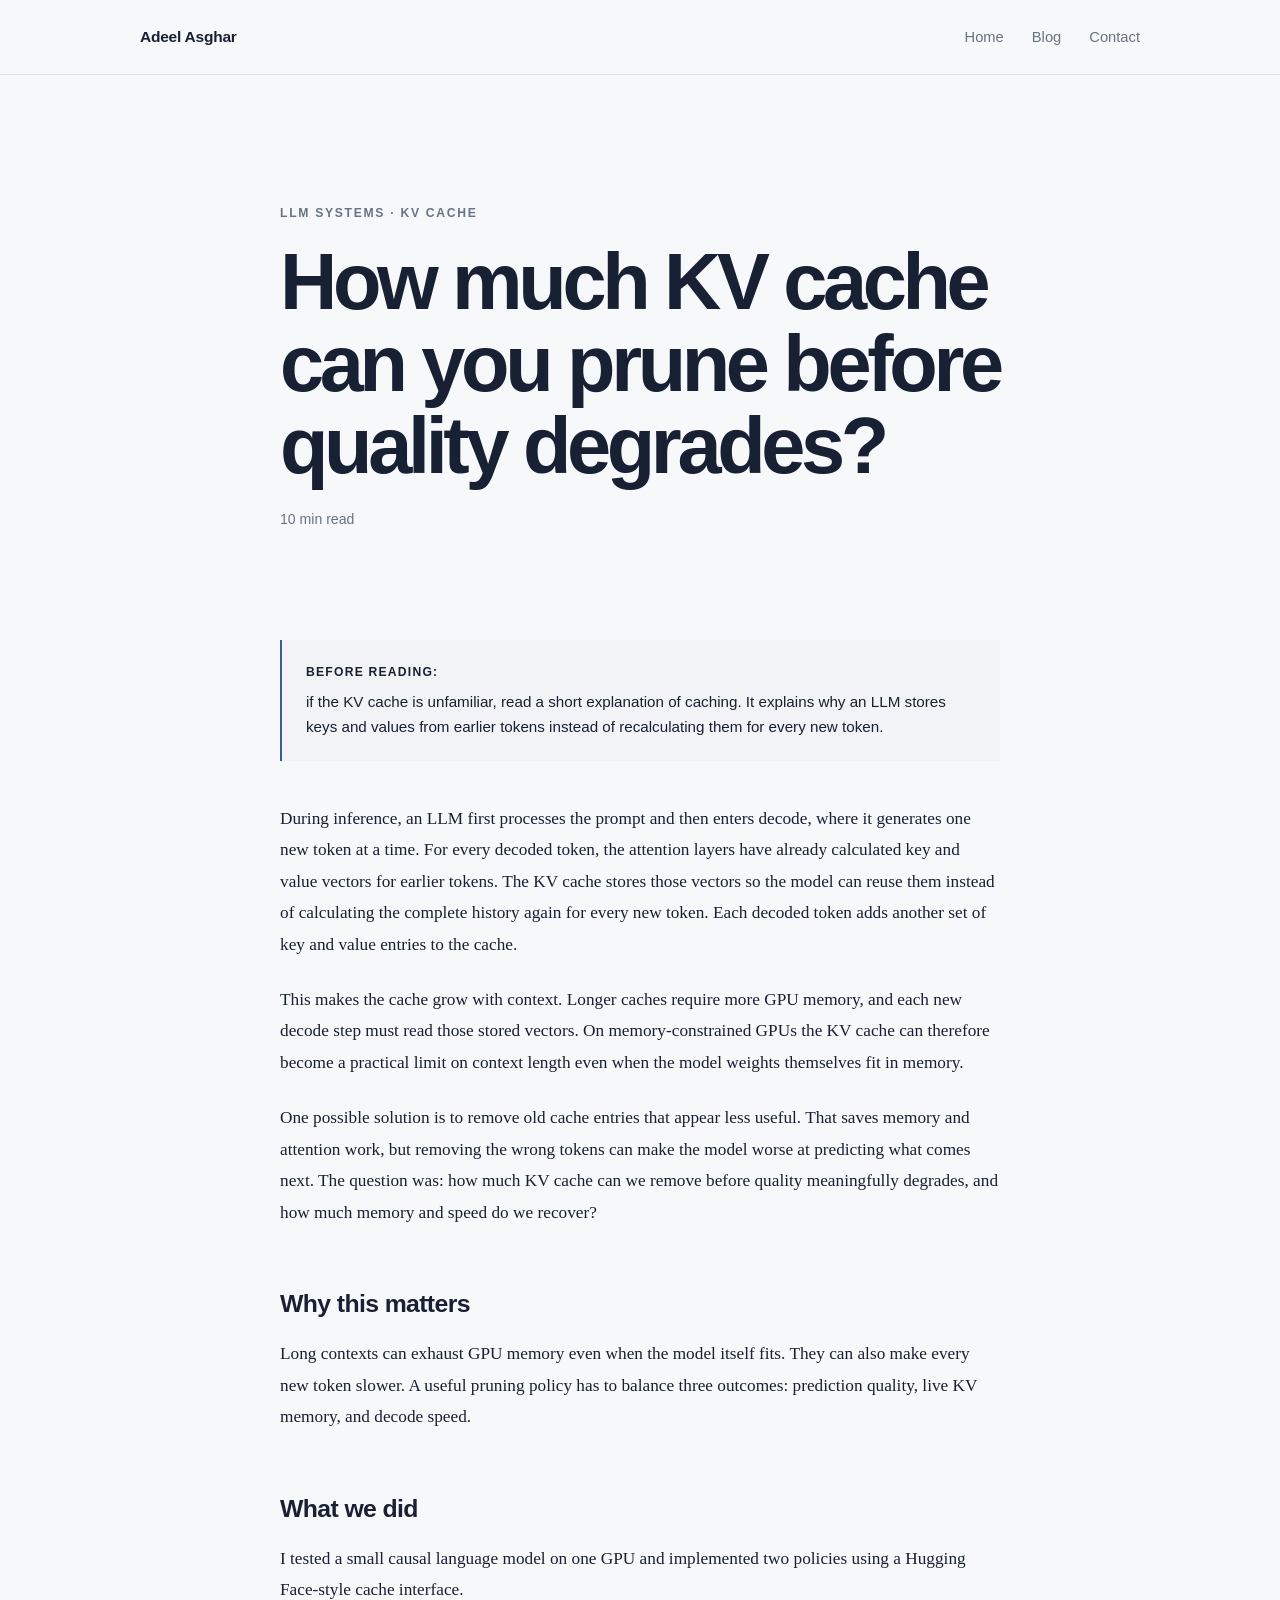
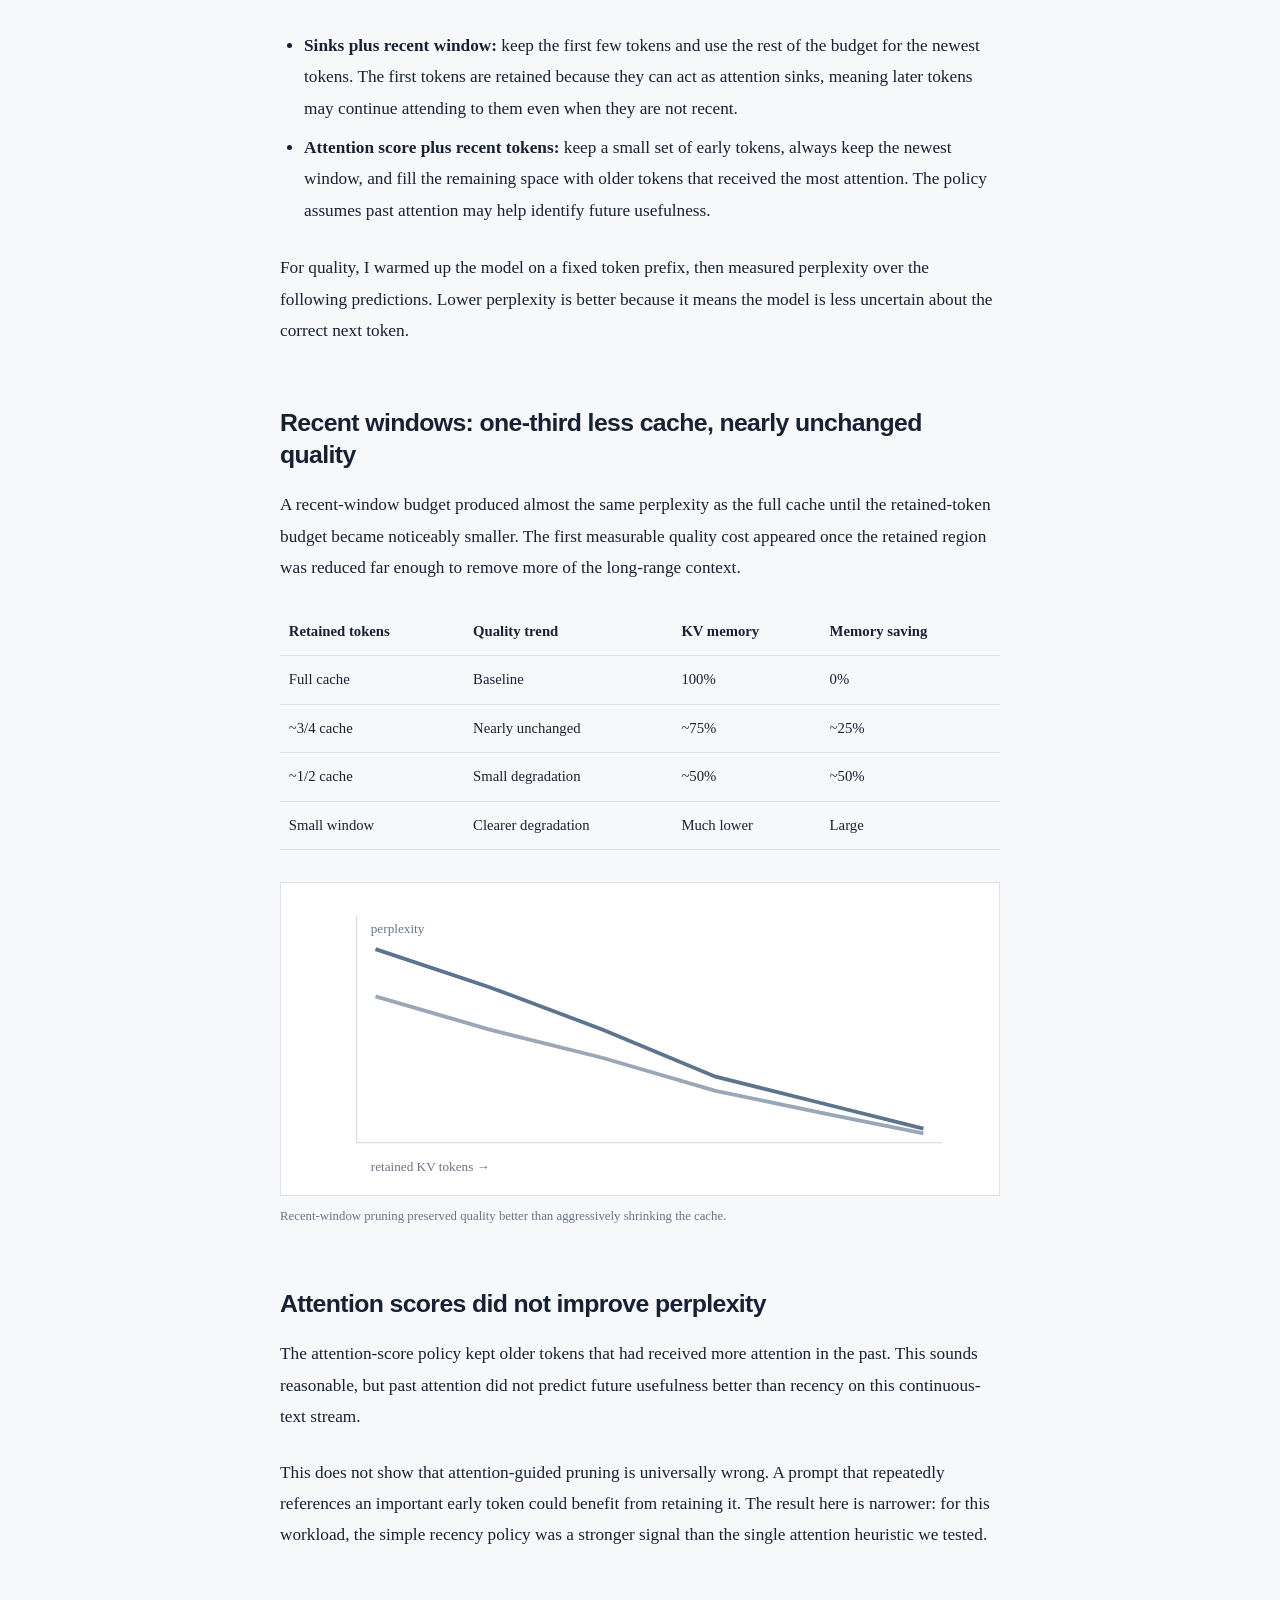
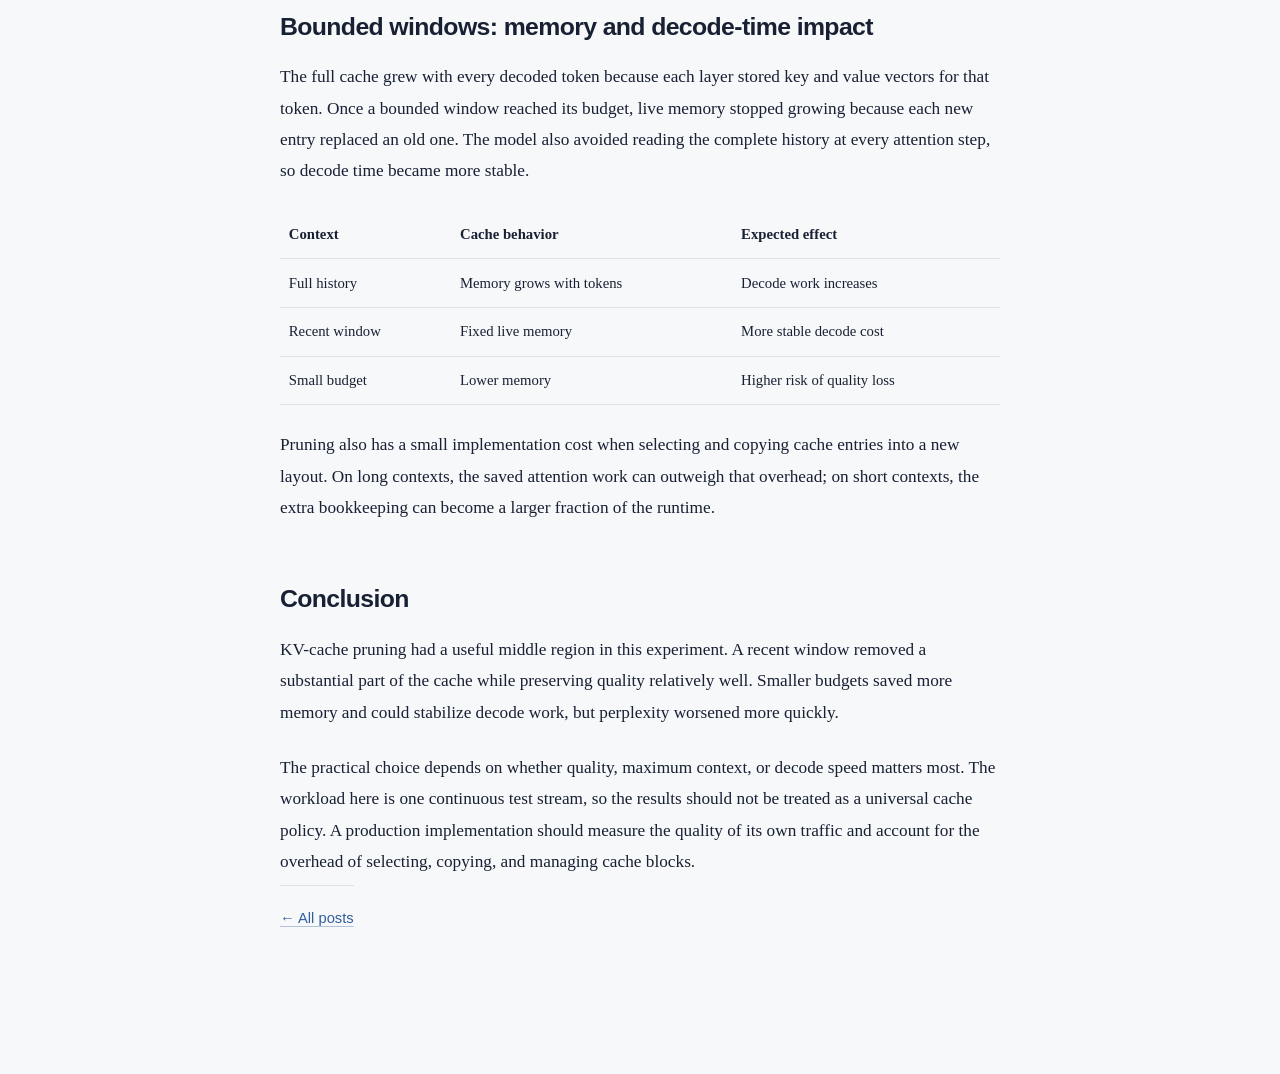
<file: articles/blog-kv-cache.html>
<!DOCTYPE html>
<html lang="en">
<head>
<meta charset="UTF-8"><meta name="viewport" content="width=device-width, initial-scale=1.0">
<meta name="description" content="How much KV cache can you prune before quality degrades?"><title>How much KV cache can you prune before quality degrades?</title>
<link rel="stylesheet" href="../css/style.css">
<link rel="icon" href="../favicon.ico" type="image/x-icon">
<link rel="shortcut icon" href="../favicon.ico" type="image/x-icon">
<style>
.article-figure{margin:2rem 0}.article-figure svg{display:block;width:100%;height:auto;background:#fff;border:1px solid var(--border,#dfe4eb)}.article-table{width:100%;border-collapse:collapse;margin:1.5rem 0;font-size:.92rem}.article-table th,.article-table td{text-align:left;padding:.65rem .55rem;border-bottom:1px solid var(--border,#dfe4eb)}.article-table th{font-weight:600}.figure-caption{margin-top:.55rem;color:var(--muted,#687386);font-size:.8rem}
</style></head>
<body><div class="page-shell"><a class="skip-link" href="#main-content">Skip to content</a>
<header class="site-header"><nav class="navbar" aria-label="Primary navigation"><a class="brand" href="../index.html">Adeel Asghar</a><button class="mobile-toggle" type="button" aria-expanded="false" aria-controls="primary-menu" aria-label="Open navigation"><span></span><span></span><span></span></button><ul class="nav-links" id="primary-menu"><li><a class="nav-link" href="../index.html">Home</a></li><li><a class="nav-link" href="../blog.html">Blog</a></li><li><a class="nav-link" href="../contact.html">Contact</a></li></ul></nav></header>
<main id="main-content"><header class="article-header"><div class="narrow reveal"><p class="eyebrow">LLM Systems · KV Cache</p><h1 class="article-title">How much KV cache can you prune before quality degrades?</h1><p class="article-meta">10 min read</p></div></header>
<article class="article-body">
<aside class="article-callout" role="note"><strong>Before reading:</strong> if the KV cache is unfamiliar, read a short explanation of caching. It explains why an LLM stores keys and values from earlier tokens instead of recalculating them for every new token.</aside>
<p>During inference, an LLM first processes the prompt and then enters decode, where it generates one new token at a time. For every decoded token, the attention layers have already calculated key and value vectors for earlier tokens. The KV cache stores those vectors so the model can reuse them instead of calculating the complete history again for every new token. Each decoded token adds another set of key and value entries to the cache.</p>
<p>This makes the cache grow with context. Longer caches require more GPU memory, and each new decode step must read those stored vectors. On memory-constrained GPUs the KV cache can therefore become a practical limit on context length even when the model weights themselves fit in memory.</p>
<p>One possible solution is to remove old cache entries that appear less useful. That saves memory and attention work, but removing the wrong tokens can make the model worse at predicting what comes next. The question was: how much KV cache can we remove before quality meaningfully degrades, and how much memory and speed do we recover?</p>
<h2>Why this matters</h2>
<p>Long contexts can exhaust GPU memory even when the model itself fits. They can also make every new token slower. A useful pruning policy has to balance three outcomes: prediction quality, live KV memory, and decode speed.</p>
<h2>What we did</h2>
<p>I tested a small causal language model on one GPU and implemented two policies using a Hugging Face-style cache interface.</p>
<ul><li><strong>Sinks plus recent window:</strong> keep the first few tokens and use the rest of the budget for the newest tokens. The first tokens are retained because they can act as attention sinks, meaning later tokens may continue attending to them even when they are not recent.</li><li><strong>Attention score plus recent tokens:</strong> keep a small set of early tokens, always keep the newest window, and fill the remaining space with older tokens that received the most attention. The policy assumes past attention may help identify future usefulness.</li></ul>
<p>For quality, I warmed up the model on a fixed token prefix, then measured perplexity over the following predictions. Lower perplexity is better because it means the model is less uncertain about the correct next token.</p>
<h2>Recent windows: one-third less cache, nearly unchanged quality</h2>
<p>A recent-window budget produced almost the same perplexity as the full cache until the retained-token budget became noticeably smaller. The first measurable quality cost appeared once the retained region was reduced far enough to remove more of the long-range context.</p>
<table class="article-table"><thead><tr><th>Retained tokens</th><th>Quality trend</th><th>KV memory</th><th>Memory saving</th></tr></thead><tbody>
<tr><td>Full cache</td><td>Baseline</td><td>100%</td><td>0%</td></tr><tr><td>~3/4 cache</td><td>Nearly unchanged</td><td>~75%</td><td>~25%</td></tr><tr><td>~1/2 cache</td><td>Small degradation</td><td>~50%</td><td>~50%</td></tr><tr><td>Small window</td><td>Clearer degradation</td><td>Much lower</td><td>Large</td></tr>
</tbody></table>
<figure class="article-figure"><svg viewBox="0 0 760 330" role="img" aria-label="Perplexity versus retained KV cache tokens"><line x1="80" y1="275" x2="700" y2="275" stroke="#cfd6df"/><line x1="80" y1="35" x2="80" y2="275" stroke="#cfd6df"/><polyline points="100,70 220,110 340,155 460,205 580,235 680,260" fill="none" stroke="#5d748e" stroke-width="4"/><polyline points="100,120 220,155 340,185 460,220 580,245 680,265" fill="none" stroke="#9aa7b7" stroke-width="4"/><text x="95" y="305" font-size="14" fill="#687386">retained KV tokens →</text><text x="95" y="53" font-size="14" fill="#687386">perplexity</text></svg><figcaption class="figure-caption">Recent-window pruning preserved quality better than aggressively shrinking the cache.</figcaption></figure>
<h2>Attention scores did not improve perplexity</h2>
<p>The attention-score policy kept older tokens that had received more attention in the past. This sounds reasonable, but past attention did not predict future usefulness better than recency on this continuous-text stream.</p>
<p>This does not show that attention-guided pruning is universally wrong. A prompt that repeatedly references an important early token could benefit from retaining it. The result here is narrower: for this workload, the simple recency policy was a stronger signal than the single attention heuristic we tested.</p>
<h2>Bounded windows: memory and decode-time impact</h2>
<p>The full cache grew with every decoded token because each layer stored key and value vectors for that token. Once a bounded window reached its budget, live memory stopped growing because each new entry replaced an old one. The model also avoided reading the complete history at every attention step, so decode time became more stable.</p>
<table class="article-table"><thead><tr><th>Context</th><th>Cache behavior</th><th>Expected effect</th></tr></thead><tbody><tr><td>Full history</td><td>Memory grows with tokens</td><td>Decode work increases</td></tr><tr><td>Recent window</td><td>Fixed live memory</td><td>More stable decode cost</td></tr><tr><td>Small budget</td><td>Lower memory</td><td>Higher risk of quality loss</td></tr></tbody></table>
<p>Pruning also has a small implementation cost when selecting and copying cache entries into a new layout. On long contexts, the saved attention work can outweigh that overhead; on short contexts, the extra bookkeeping can become a larger fraction of the runtime.</p>
<h2>Conclusion</h2>
<p>KV-cache pruning had a useful middle region in this experiment. A recent window removed a substantial part of the cache while preserving quality relatively well. Smaller budgets saved more memory and could stabilize decode work, but perplexity worsened more quickly.</p>
<p>The practical choice depends on whether quality, maximum context, or decode speed matters most. The workload here is one continuous test stream, so the results should not be treated as a universal cache policy. A production implementation should measure the quality of its own traffic and account for the overhead of selecting, copying, and managing cache blocks.</p>
<a class="article-footer-link" href="../blog.html">← All posts</a>
</article></main>
</div><script src="../js/script.js"></script></body></html>
</file>
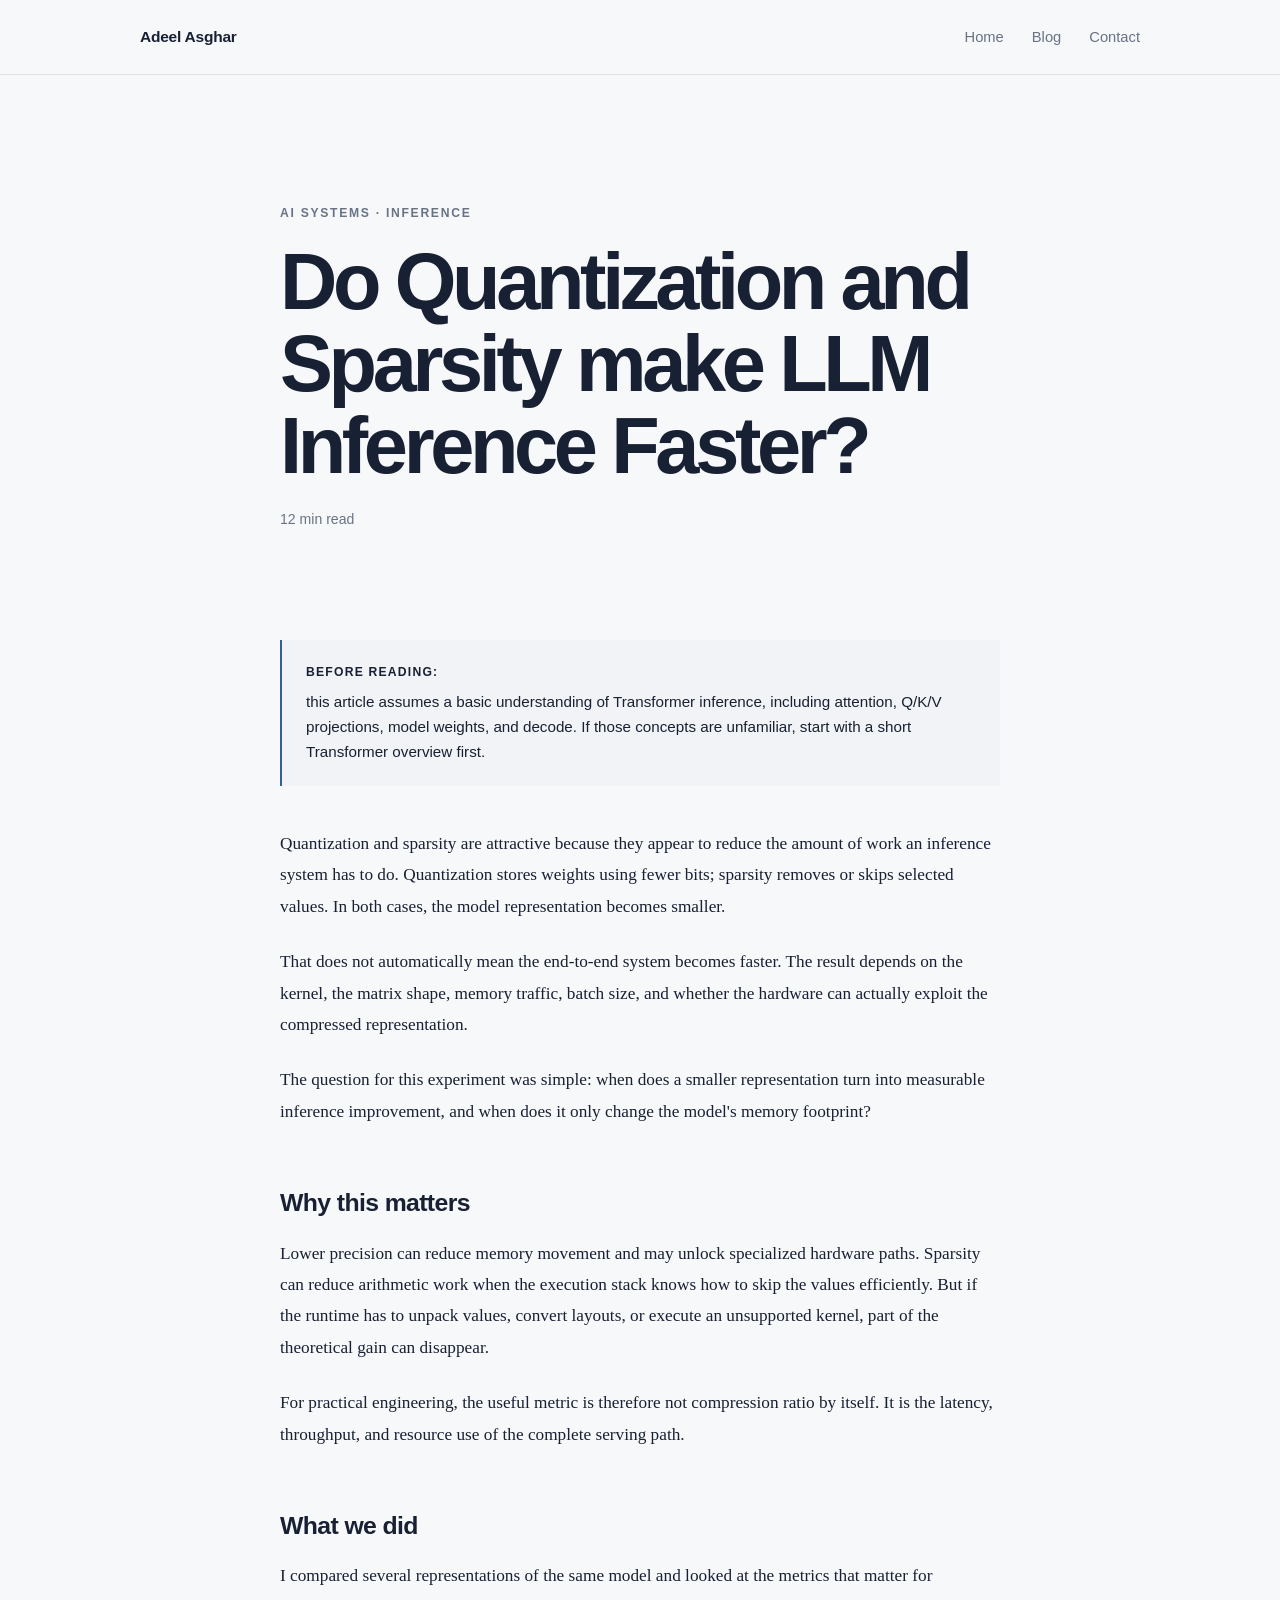
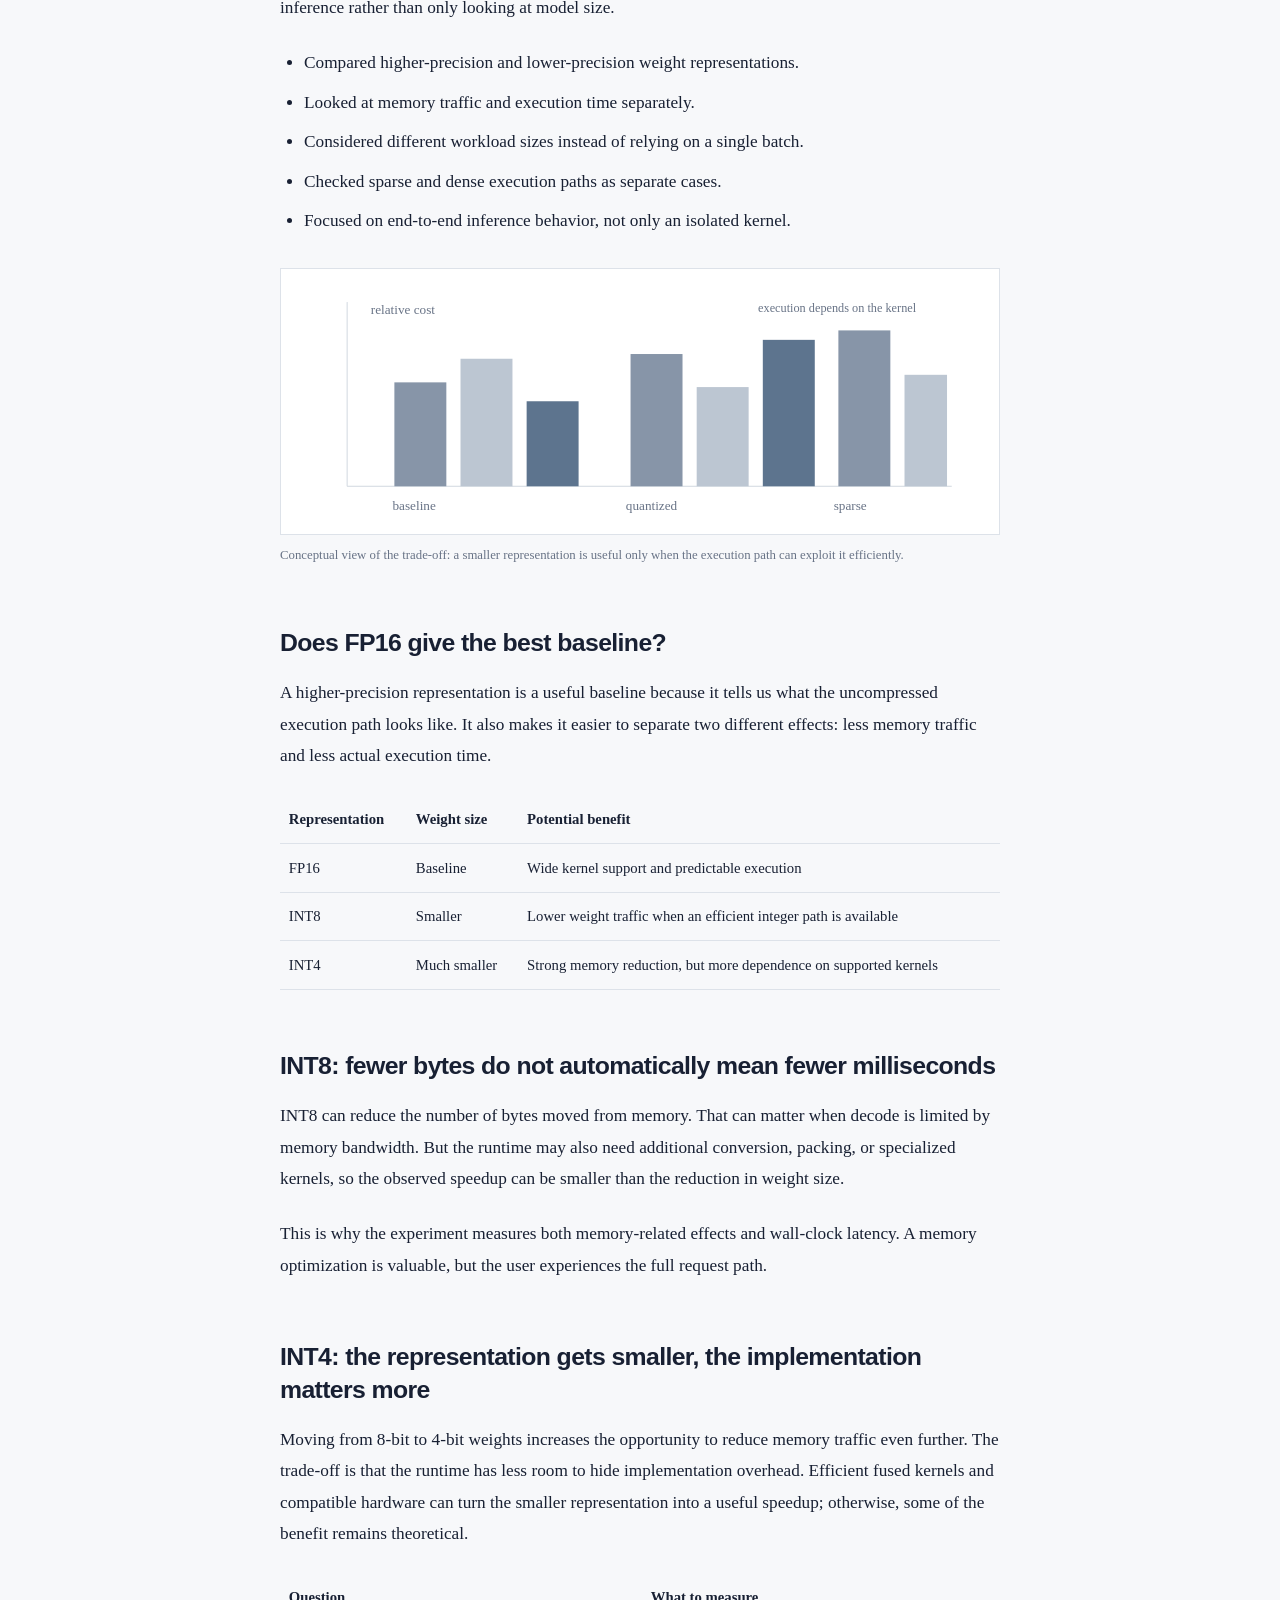
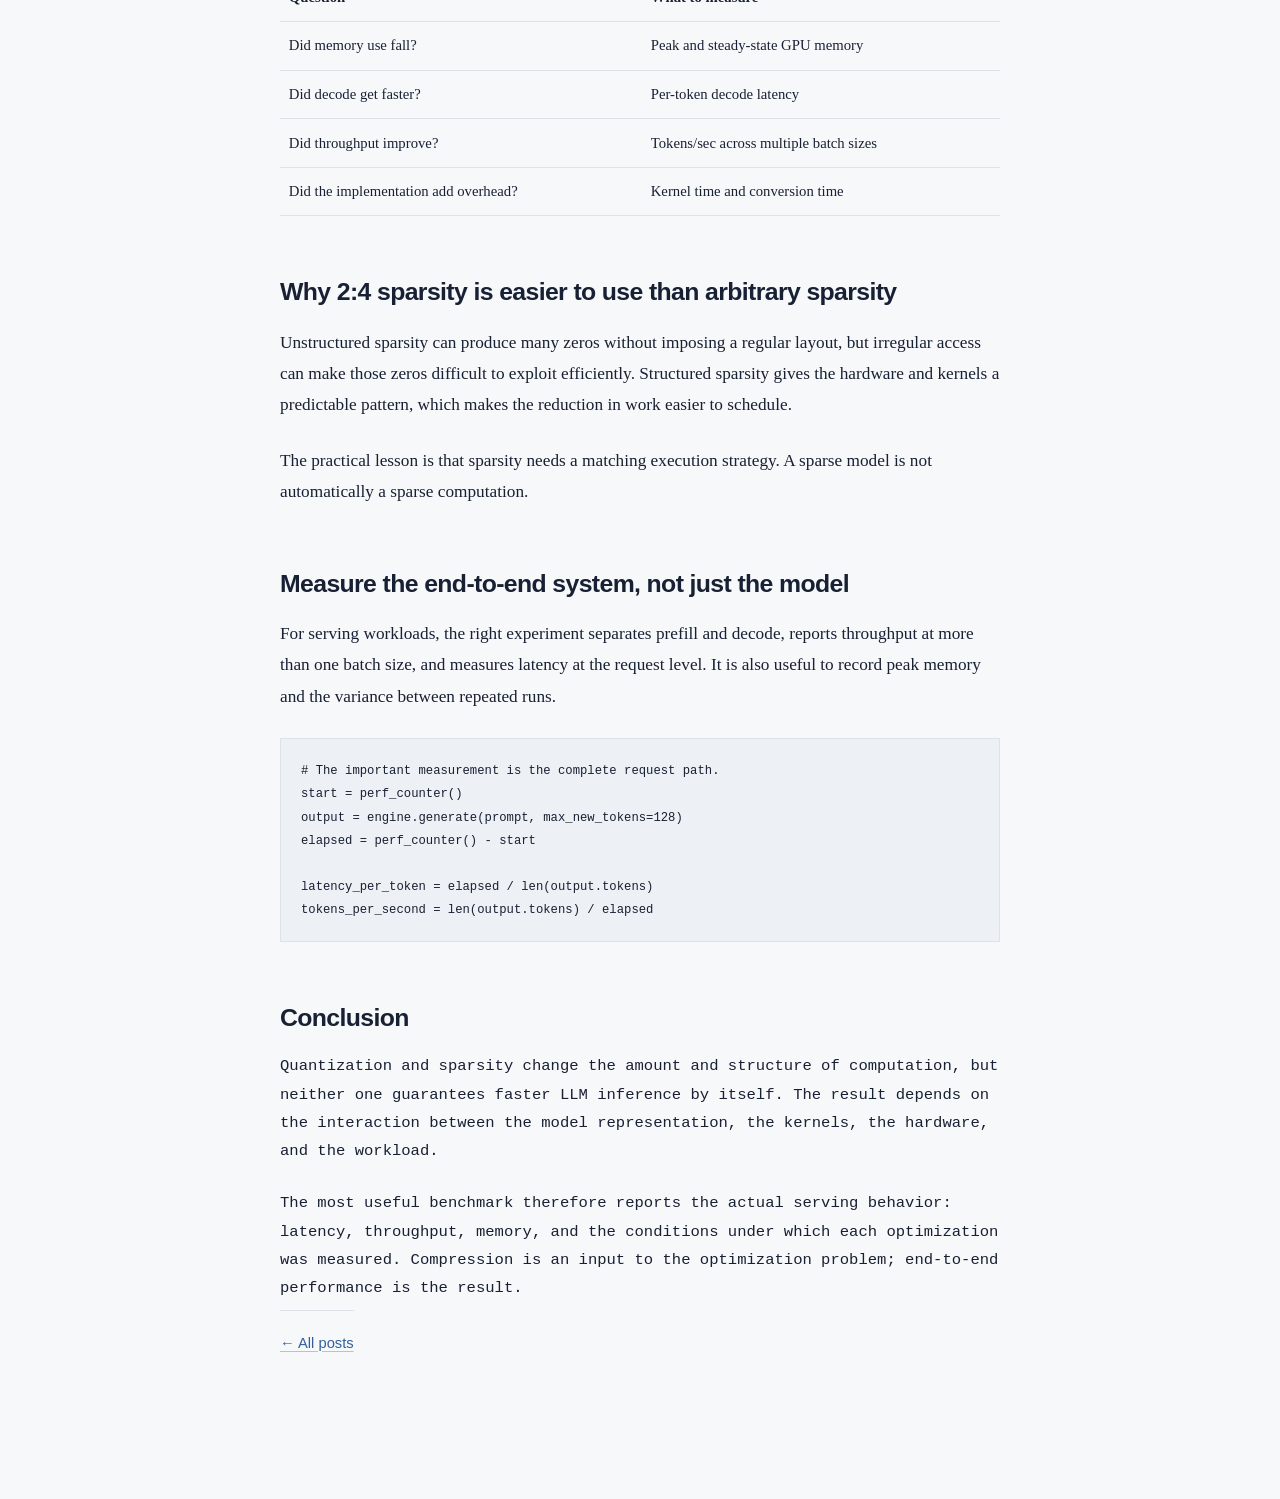
<file: articles/blog-quantization-sparsity.html>
<!DOCTYPE html>
<html lang="en">
<head>
    <meta charset="UTF-8">
    <meta name="viewport" content="width=device-width, initial-scale=1.0">
    <meta name="description" content="Do Quantization and Sparsity make LLM Inference Faster?">
    <title>Do Quantization and Sparsity make LLM Inference Faster?</title>
    <link rel="icon" href="../favicon.ico" type="image/x-icon">
<link rel="shortcut icon" href="../favicon.ico" type="image/x-icon">
    <link rel="stylesheet" href="../css/style.css">

    <style>
        .article-figure{margin:2rem 0}.article-figure svg{display:block;width:100%;height:auto;background:#fff;border:1px solid var(--border,#dfe4eb)}
        .article-table{width:100%;border-collapse:collapse;margin:1.5rem 0;font-size:.92rem}.article-table th,.article-table td{text-align:left;padding:.65rem .55rem;border-bottom:1px solid var(--border,#dfe4eb);vertical-align:top}.article-table th{font-weight:600}.code-block{overflow:auto;background:#f1f4f7;border:1px solid var(--border,#dfe4eb);padding:1rem 1.1rem;font: .82rem/1.6 ui-monospace,SFMono-Regular,Menlo,Consolas,monospace;white-space:pre}
        .figure-caption{margin-top:.55rem;color:var(--muted,#687386);font-size:.8rem}
    </style>
</head>
<body>
<div class="page-shell">
    <a class="skip-link" href="#main-content">Skip to content</a>
    <header class="site-header">
        <nav class="navbar" aria-label="Primary navigation">
            <a class="brand" href="../index.html">Adeel Asghar</a>
            <button class="mobile-toggle" type="button" aria-expanded="false" aria-controls="primary-menu" aria-label="Open navigation"><span></span><span></span><span></span></button>
            <ul class="nav-links" id="primary-menu">
                <li><a class="nav-link" href="../index.html">Home</a></li>
                <li><a class="nav-link" href="../blog.html">Blog</a></li>
                <li><a class="nav-link" href="../contact.html">Contact</a></li>
            </ul>
        </nav>
    </header>

    <main id="main-content">
        <header class="article-header">
            <div class="narrow reveal">
                <p class="eyebrow">AI Systems · Inference</p>
                <h1 class="article-title">Do Quantization and Sparsity make LLM Inference Faster?</h1>
                <p class="article-meta">12 min read</p>
            </div>
        </header>

        <article class="article-body">
            <aside class="article-callout" role="note">
                <strong>Before reading:</strong> this article assumes a basic understanding of Transformer inference, including attention, Q/K/V projections, model weights, and decode. If those concepts are unfamiliar, start with a short Transformer overview first.
            </aside>

            <p>Quantization and sparsity are attractive because they appear to reduce the amount of work an inference system has to do. Quantization stores weights using fewer bits; sparsity removes or skips selected values. In both cases, the model representation becomes smaller.</p>
            <p>That does not automatically mean the end-to-end system becomes faster. The result depends on the kernel, the matrix shape, memory traffic, batch size, and whether the hardware can actually exploit the compressed representation.</p>
            <p>The question for this experiment was simple: when does a smaller representation turn into measurable inference improvement, and when does it only change the model's memory footprint?</p>

            <h2>Why this matters</h2>
            <p>Lower precision can reduce memory movement and may unlock specialized hardware paths. Sparsity can reduce arithmetic work when the execution stack knows how to skip the values efficiently. But if the runtime has to unpack values, convert layouts, or execute an unsupported kernel, part of the theoretical gain can disappear.</p>
            <p>For practical engineering, the useful metric is therefore not compression ratio by itself. It is the latency, throughput, and resource use of the complete serving path.</p>

            <h2>What we did</h2>
            <p>I compared several representations of the same model and looked at the metrics that matter for inference rather than only looking at model size.</p>
            <ul>
                <li>Compared higher-precision and lower-precision weight representations.</li>
                <li>Looked at memory traffic and execution time separately.</li>
                <li>Considered different workload sizes instead of relying on a single batch.</li>
                <li>Checked sparse and dense execution paths as separate cases.</li>
                <li>Focused on end-to-end inference behavior, not only an isolated kernel.</li>
            </ul>

            <figure class="article-figure">
                <svg viewBox="0 0 760 280" role="img" aria-label="Illustrative comparison of inference time, memory traffic, and throughput across model representations">
                    <rect x="55" y="20" width="660" height="210" fill="#ffffff"/>
                    <line x1="70" y1="230" x2="710" y2="230" stroke="#cfd6df"/>
                    <line x1="70" y1="35" x2="70" y2="230" stroke="#cfd6df"/>
                    <rect x="120" y="120" width="55" height="110" fill="#8795a8"/><rect x="190" y="95" width="55" height="135" fill="#bcc6d2"/><rect x="260" y="140" width="55" height="90" fill="#5d748e"/>
                    <rect x="370" y="90" width="55" height="140" fill="#8795a8"/><rect x="440" y="125" width="55" height="105" fill="#bcc6d2"/><rect x="510" y="75" width="55" height="155" fill="#5d748e"/>
                    <rect x="590" y="65" width="55" height="165" fill="#8795a8"/><rect x="660" y="112" width="45" height="118" fill="#bcc6d2"/>
                    <text x="118" y="255" font-size="14" fill="#687386">baseline</text><text x="365" y="255" font-size="14" fill="#687386">quantized</text><text x="585" y="255" font-size="14" fill="#687386">sparse</text>
                    <text x="95" y="48" font-size="14" fill="#687386">relative cost</text>
                    <text x="505" y="45" font-size="13" fill="#687386">execution depends on the kernel</text>
                </svg>
                <figcaption class="figure-caption">Conceptual view of the trade-off: a smaller representation is useful only when the execution path can exploit it efficiently.</figcaption>
            </figure>

            <h2>Does FP16 give the best baseline?</h2>
            <p>A higher-precision representation is a useful baseline because it tells us what the uncompressed execution path looks like. It also makes it easier to separate two different effects: less memory traffic and less actual execution time.</p>
            <table class="article-table">
                <thead><tr><th>Representation</th><th>Weight size</th><th>Potential benefit</th></tr></thead>
                <tbody>
                    <tr><td>FP16</td><td>Baseline</td><td>Wide kernel support and predictable execution</td></tr>
                    <tr><td>INT8</td><td>Smaller</td><td>Lower weight traffic when an efficient integer path is available</td></tr>
                    <tr><td>INT4</td><td>Much smaller</td><td>Strong memory reduction, but more dependence on supported kernels</td></tr>
                </tbody>
            </table>

            <h2>INT8: fewer bytes do not automatically mean fewer milliseconds</h2>
            <p>INT8 can reduce the number of bytes moved from memory. That can matter when decode is limited by memory bandwidth. But the runtime may also need additional conversion, packing, or specialized kernels, so the observed speedup can be smaller than the reduction in weight size.</p>
            <p>This is why the experiment measures both memory-related effects and wall-clock latency. A memory optimization is valuable, but the user experiences the full request path.</p>

            <h2>INT4: the representation gets smaller, the implementation matters more</h2>
            <p>Moving from 8-bit to 4-bit weights increases the opportunity to reduce memory traffic even further. The trade-off is that the runtime has less room to hide implementation overhead. Efficient fused kernels and compatible hardware can turn the smaller representation into a useful speedup; otherwise, some of the benefit remains theoretical.</p>
            <table class="article-table">
                <thead><tr><th>Question</th><th>What to measure</th></tr></thead>
                <tbody>
                    <tr><td>Did memory use fall?</td><td>Peak and steady-state GPU memory</td></tr>
                    <tr><td>Did decode get faster?</td><td>Per-token decode latency</td></tr>
                    <tr><td>Did throughput improve?</td><td>Tokens/sec across multiple batch sizes</td></tr>
                    <tr><td>Did the implementation add overhead?</td><td>Kernel time and conversion time</td></tr>
                </tbody>
            </table>

            <h2>Why 2:4 sparsity is easier to use than arbitrary sparsity</h2>
            <p>Unstructured sparsity can produce many zeros without imposing a regular layout, but irregular access can make those zeros difficult to exploit efficiently. Structured sparsity gives the hardware and kernels a predictable pattern, which makes the reduction in work easier to schedule.</p>
            <p>The practical lesson is that sparsity needs a matching execution strategy. A sparse model is not automatically a sparse computation.</p>

            <h2>Measure the end-to-end system, not just the model</h2>
            <p>For serving workloads, the right experiment separates prefill and decode, reports throughput at more than one batch size, and measures latency at the request level. It is also useful to record peak memory and the variance between repeated runs.</p>
            <pre class="code-block"><code># The important measurement is the complete request path.
start = perf_counter()
output = engine.generate(prompt, max_new_tokens=128)
elapsed = perf_counter() - start

latency_per_token = elapsed / len(output.tokens)
tokens_per_second = len(output.tokens) / elapsed</nprint(latency_per_token, tokens_per_second)</code></pre>

            <h2>Conclusion</h2>
            <p>Quantization and sparsity change the amount and structure of computation, but neither one guarantees faster LLM inference by itself. The result depends on the interaction between the model representation, the kernels, the hardware, and the workload.</p>
            <p>The most useful benchmark therefore reports the actual serving behavior: latency, throughput, memory, and the conditions under which each optimization was measured. Compression is an input to the optimization problem; end-to-end performance is the result.</p>

           
            <a class="article-footer-link" href="../blog.html">← All posts</a>
        </article>
    </main>


</div>
<script src="../js/script.js"></script>
</body>
</html>
</file>
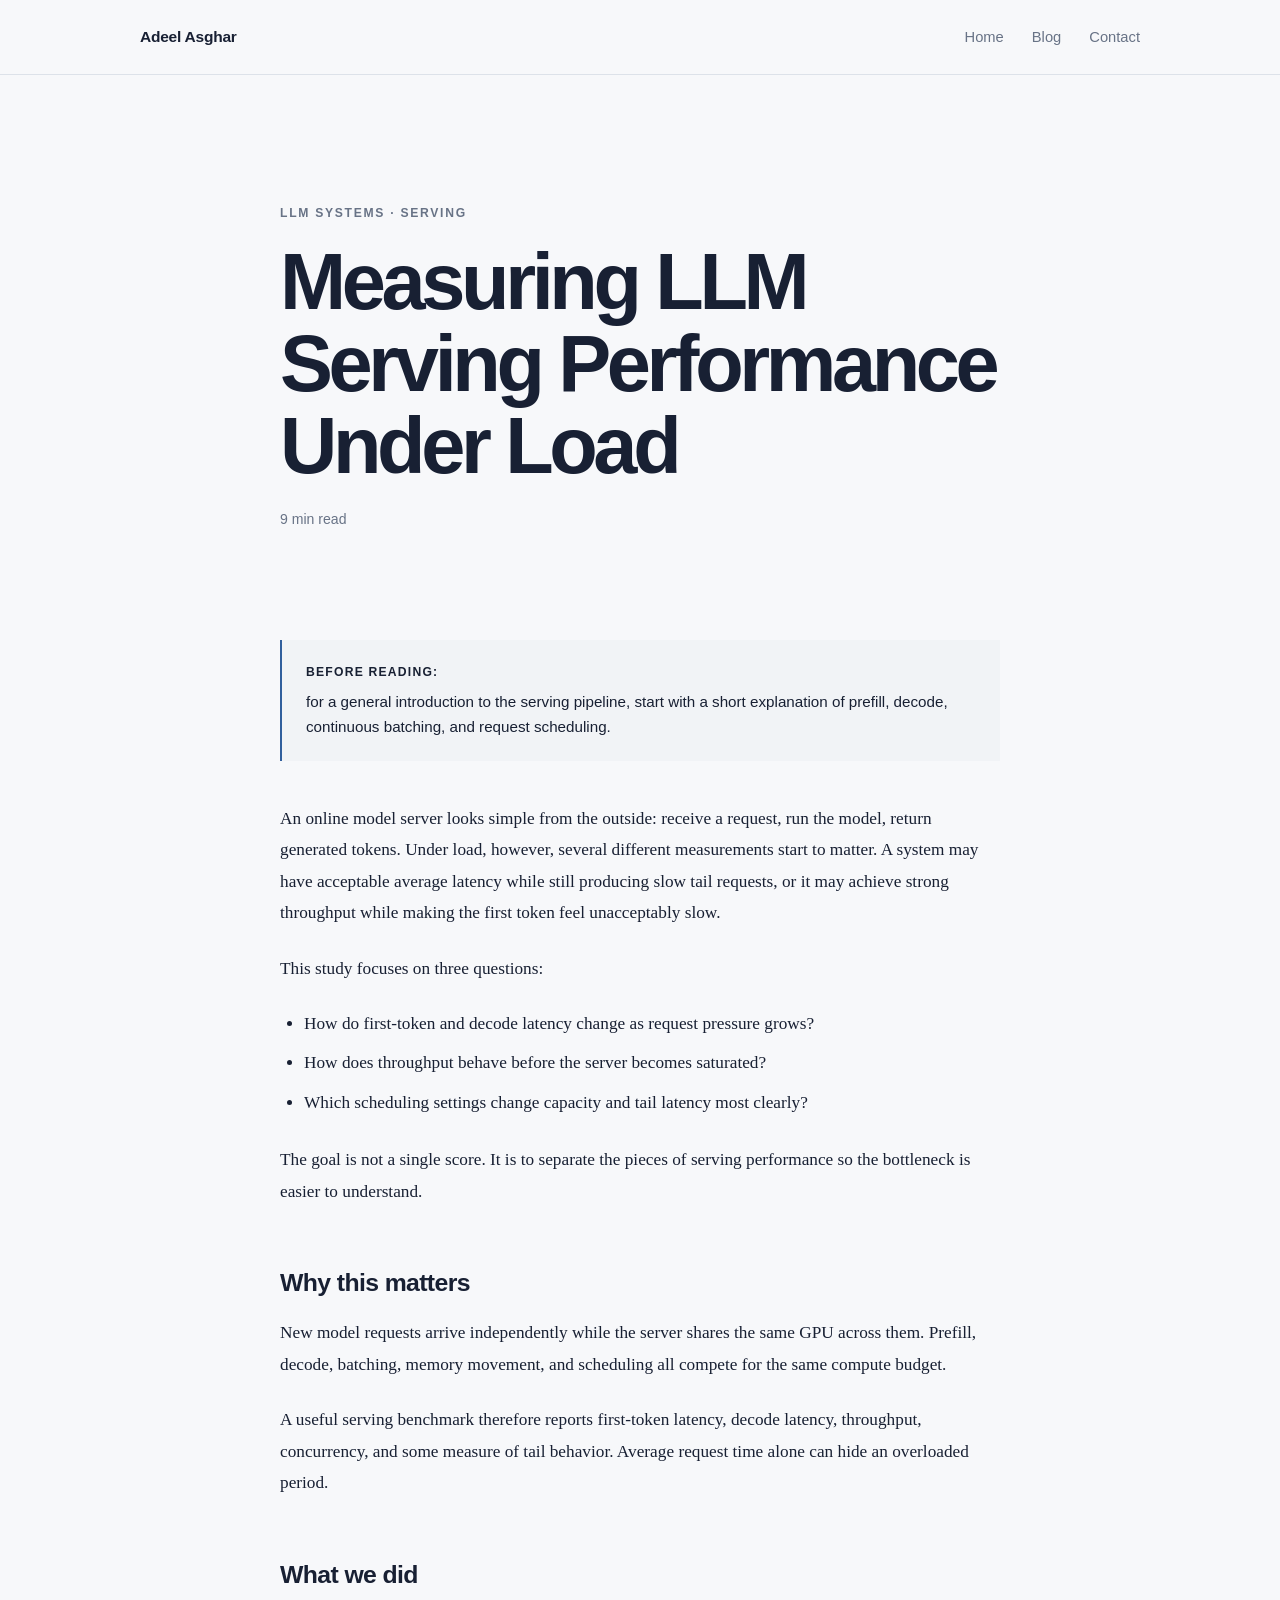
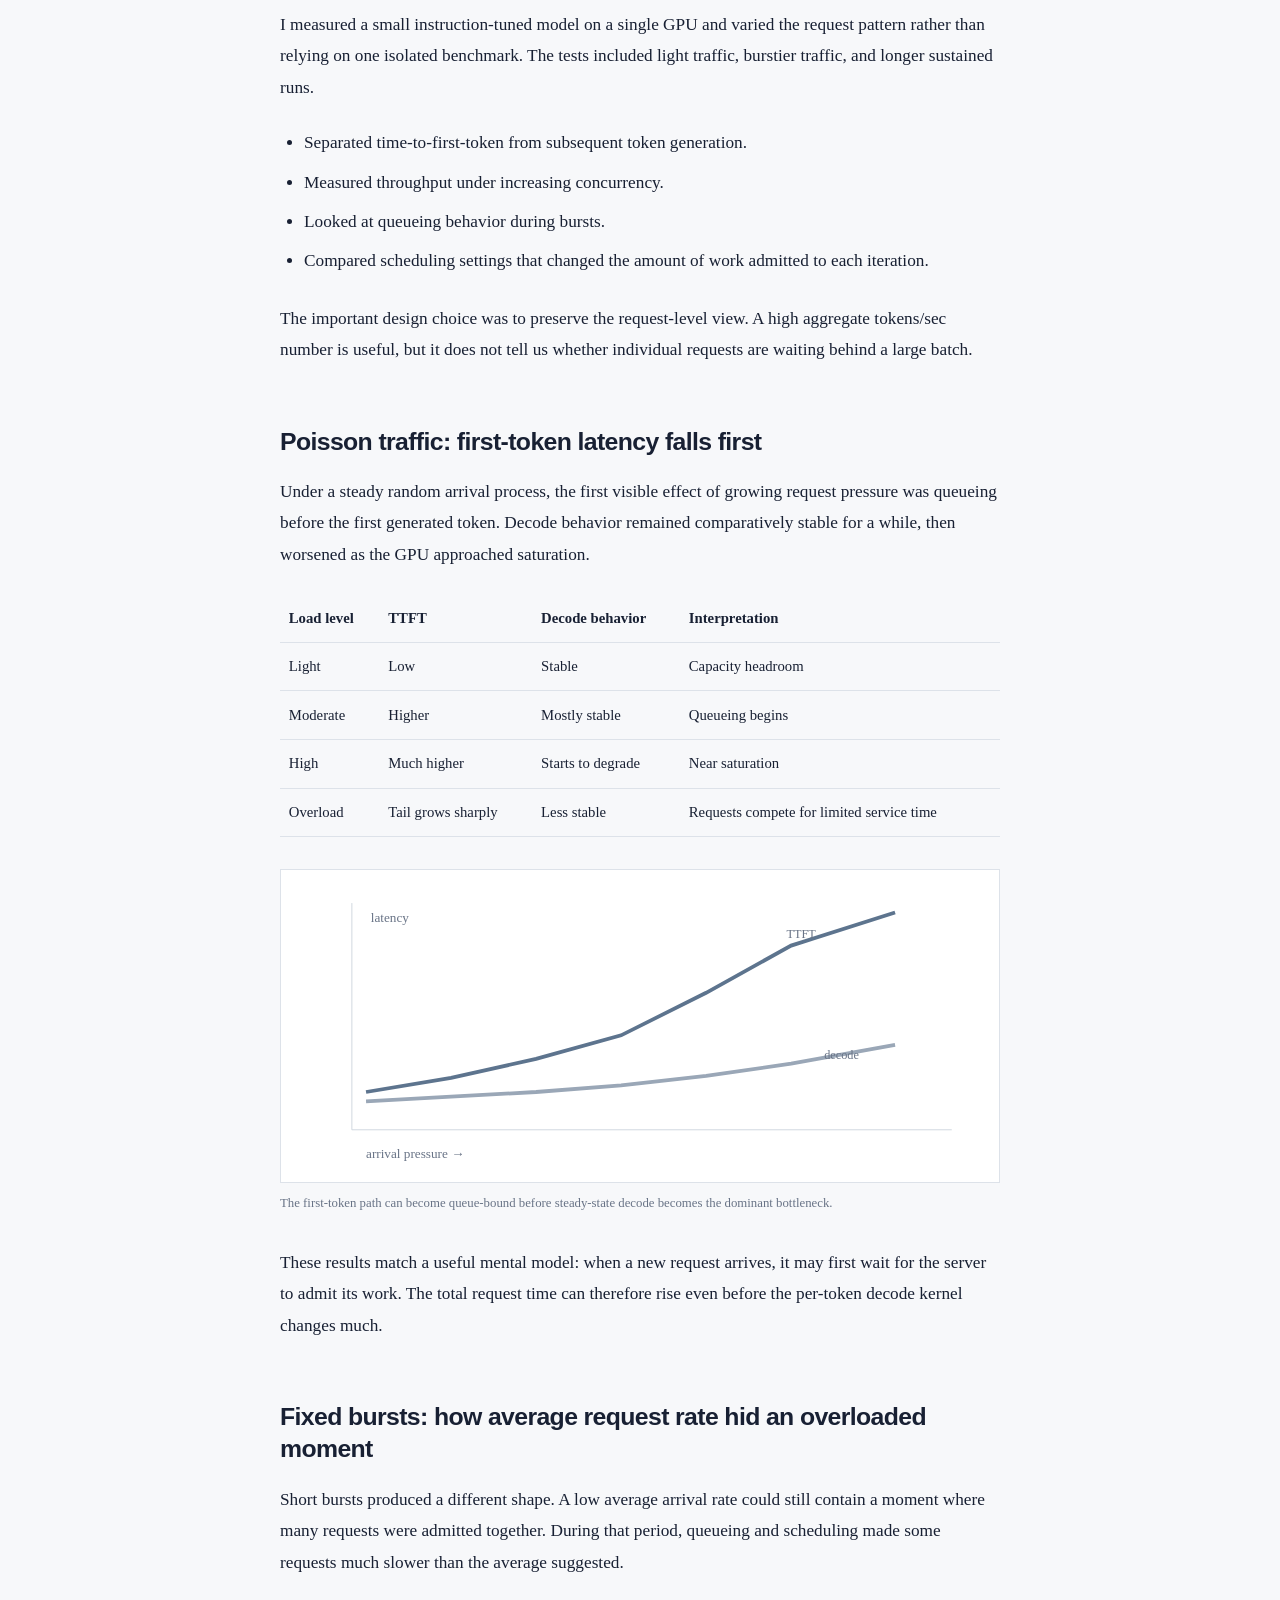
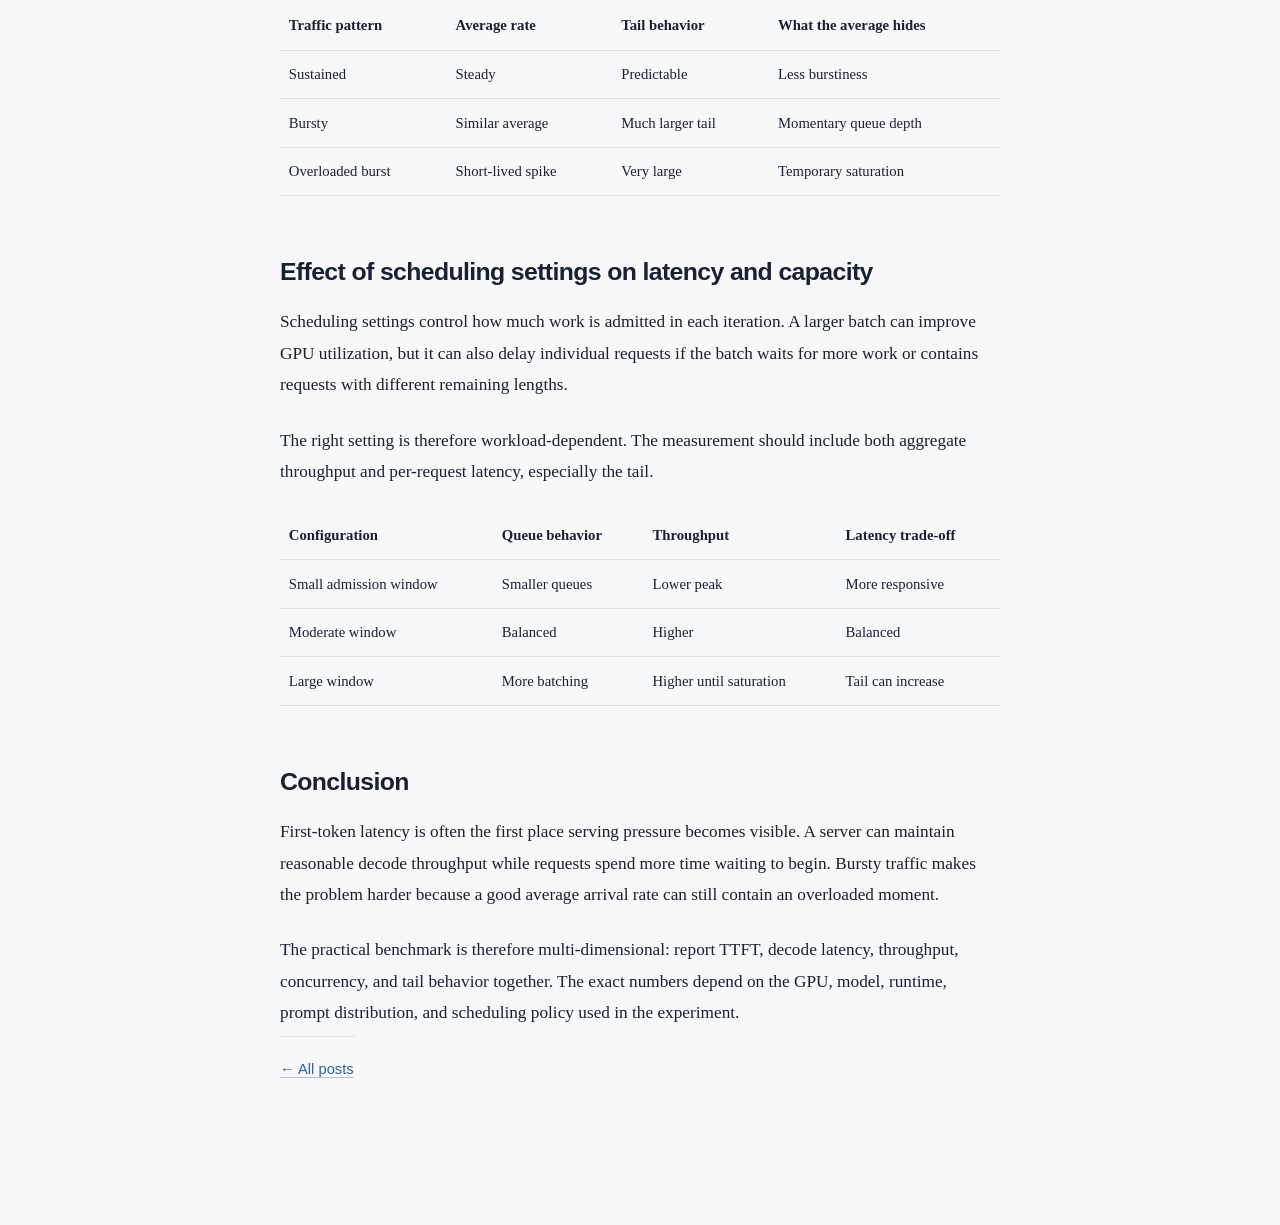
<file: articles/blog-serving-performance.html>
<!DOCTYPE html>
<html lang="en">
<head><meta charset="UTF-8"><meta name="viewport" content="width=device-width, initial-scale=1.0"><meta name="description" content="Measuring LLM Serving Performance Under Load"><title>Measuring LLM Serving Performance Under Load</title><link rel="stylesheet" href="../css/style.css">
<link rel="icon" href="../favicon.ico" type="image/x-icon">
<link rel="shortcut icon" href="../favicon.ico" type="image/x-icon">
    <style>.article-figure{margin:2rem 0}.article-figure svg{display:block;width:100%;height:auto;background:#fff;border:1px solid var(--border,#dfe4eb)}.article-table{width:100%;border-collapse:collapse;margin:1.5rem 0;font-size:.92rem}.article-table th,.article-table td{text-align:left;padding:.65rem .55rem;border-bottom:1px solid var(--border,#dfe4eb);vertical-align:top}.article-table th{font-weight:600}.figure-caption{margin-top:.55rem;color:var(--muted,#687386);font-size:.8rem}</style></head>
<body><div class="page-shell"><a class="skip-link" href="#main-content">Skip to content</a><header class="site-header"><nav class="navbar" aria-label="Primary navigation"><a class="brand" href="../index.html">Adeel Asghar</a><button class="mobile-toggle" type="button" aria-expanded="false" aria-controls="primary-menu" aria-label="Open navigation"><span></span><span></span><span></span></button><ul class="nav-links" id="primary-menu"><li><a class="nav-link" href="../index.html">Home</a></li><li><a class="nav-link" href="../blog.html">Blog</a></li><li><a class="nav-link" href="../contact.html">Contact</a></li></ul></nav></header>
<main id="main-content"><header class="article-header"><div class="narrow reveal"><p class="eyebrow">LLM Systems · Serving</p><h1 class="article-title">Measuring LLM Serving Performance Under Load</h1><p class="article-meta">9 min read</p></div></header>
<article class="article-body">
<aside class="article-callout" role="note"><strong>Before reading:</strong> for a general introduction to the serving pipeline, start with a short explanation of prefill, decode, continuous batching, and request scheduling.</aside>
<p>An online model server looks simple from the outside: receive a request, run the model, return generated tokens. Under load, however, several different measurements start to matter. A system may have acceptable average latency while still producing slow tail requests, or it may achieve strong throughput while making the first token feel unacceptably slow.</p>
<p>This study focuses on three questions:</p>
<ul><li>How do first-token and decode latency change as request pressure grows?</li><li>How does throughput behave before the server becomes saturated?</li><li>Which scheduling settings change capacity and tail latency most clearly?</li></ul>
<p>The goal is not a single score. It is to separate the pieces of serving performance so the bottleneck is easier to understand.</p>
<h2>Why this matters</h2>
<p>New model requests arrive independently while the server shares the same GPU across them. Prefill, decode, batching, memory movement, and scheduling all compete for the same compute budget.</p>
<p>A useful serving benchmark therefore reports first-token latency, decode latency, throughput, concurrency, and some measure of tail behavior. Average request time alone can hide an overloaded period.</p>
<h2>What we did</h2>
<p>I measured a small instruction-tuned model on a single GPU and varied the request pattern rather than relying on one isolated benchmark. The tests included light traffic, burstier traffic, and longer sustained runs.</p>
<ul><li>Separated time-to-first-token from subsequent token generation.</li><li>Measured throughput under increasing concurrency.</li><li>Looked at queueing behavior during bursts.</li><li>Compared scheduling settings that changed the amount of work admitted to each iteration.</li></ul>
<p>The important design choice was to preserve the request-level view. A high aggregate tokens/sec number is useful, but it does not tell us whether individual requests are waiting behind a large batch.</p>
<h2>Poisson traffic: first-token latency falls first</h2>
<p>Under a steady random arrival process, the first visible effect of growing request pressure was queueing before the first generated token. Decode behavior remained comparatively stable for a while, then worsened as the GPU approached saturation.</p>
<table class="article-table"><thead><tr><th>Load level</th><th>TTFT</th><th>Decode behavior</th><th>Interpretation</th></tr></thead><tbody><tr><td>Light</td><td>Low</td><td>Stable</td><td>Capacity headroom</td></tr><tr><td>Moderate</td><td>Higher</td><td>Mostly stable</td><td>Queueing begins</td></tr><tr><td>High</td><td>Much higher</td><td>Starts to degrade</td><td>Near saturation</td></tr><tr><td>Overload</td><td>Tail grows sharply</td><td>Less stable</td><td>Requests compete for limited service time</td></tr></tbody></table>
<figure class="article-figure"><svg viewBox="0 0 760 330" role="img" aria-label="Illustrative first-token and decode latency under growing request pressure"><line x1="75" y1="275" x2="710" y2="275" stroke="#cfd6df"/><line x1="75" y1="35" x2="75" y2="275" stroke="#cfd6df"/><polyline points="90,235 180,220 270,200 360,175 450,130 540,80 650,45" fill="none" stroke="#5d748e" stroke-width="4"/><polyline points="90,245 180,240 270,235 360,228 450,218 540,205 650,185" fill="none" stroke="#9aa7b7" stroke-width="4"/><text x="90" y="305" font-size="14" fill="#687386">arrival pressure →</text><text x="95" y="55" font-size="14" fill="#687386">latency</text><text x="535" y="72" font-size="13" fill="#687386">TTFT</text><text x="575" y="200" font-size="13" fill="#687386">decode</text></svg><figcaption class="figure-caption">The first-token path can become queue-bound before steady-state decode becomes the dominant bottleneck.</figcaption></figure>
<p>These results match a useful mental model: when a new request arrives, it may first wait for the server to admit its work. The total request time can therefore rise even before the per-token decode kernel changes much.</p>
<h2>Fixed bursts: how average request rate hid an overloaded moment</h2>
<p>Short bursts produced a different shape. A low average arrival rate could still contain a moment where many requests were admitted together. During that period, queueing and scheduling made some requests much slower than the average suggested.</p>
<table class="article-table"><thead><tr><th>Traffic pattern</th><th>Average rate</th><th>Tail behavior</th><th>What the average hides</th></tr></thead><tbody><tr><td>Sustained</td><td>Steady</td><td>Predictable</td><td>Less burstiness</td></tr><tr><td>Bursty</td><td>Similar average</td><td>Much larger tail</td><td>Momentary queue depth</td></tr><tr><td>Overloaded burst</td><td>Short-lived spike</td><td>Very large</td><td>Temporary saturation</td></tr></tbody></table>
<h2>Effect of scheduling settings on latency and capacity</h2>
<p>Scheduling settings control how much work is admitted in each iteration. A larger batch can improve GPU utilization, but it can also delay individual requests if the batch waits for more work or contains requests with different remaining lengths.</p>
<p>The right setting is therefore workload-dependent. The measurement should include both aggregate throughput and per-request latency, especially the tail.</p>
<table class="article-table"><thead><tr><th>Configuration</th><th>Queue behavior</th><th>Throughput</th><th>Latency trade-off</th></tr></thead><tbody><tr><td>Small admission window</td><td>Smaller queues</td><td>Lower peak</td><td>More responsive</td></tr><tr><td>Moderate window</td><td>Balanced</td><td>Higher</td><td>Balanced</td></tr><tr><td>Large window</td><td>More batching</td><td>Higher until saturation</td><td>Tail can increase</td></tr></tbody></table>
<h2>Conclusion</h2>
<p>First-token latency is often the first place serving pressure becomes visible. A server can maintain reasonable decode throughput while requests spend more time waiting to begin. Bursty traffic makes the problem harder because a good average arrival rate can still contain an overloaded moment.</p>
<p>The practical benchmark is therefore multi-dimensional: report TTFT, decode latency, throughput, concurrency, and tail behavior together. The exact numbers depend on the GPU, model, runtime, prompt distribution, and scheduling policy used in the experiment.</p>
<a class="article-footer-link" href="../blog.html">← All posts</a>
</article></main></div><script src="../js/script.js"></script></body></html>
</file>
<file: css/style.css>
/* =========================================================
   PREMIUM MINIMAL PORTFOLIO — GLOBAL DESIGN SYSTEM
   Edit the variables below to quickly change the visual tone.
   ========================================================= */
:root {
    --bg: #f7f8fa;
    --surface: #ffffff;
    --surface-soft: #f1f3f6;
    --text: #182033;
    --muted: #687386;
    --faint: #8a94a5;
    --border: #dde2e9;
    --border-strong: #c8ced8;
    --accent: #315f9d;
    --accent-soft: rgba(49, 95, 157, 0.08);
    --max-width: 1000px;
    --reading-width: 720px;
    --page-pad: clamp(20px, 4vw, 42px);
    --section-space: clamp(88px, 11vw, 150px);
    --radius: 2px;
    --shadow: 0 16px 40px rgba(24, 32, 51, 0.05);
    --sans: Inter, ui-sans-serif, -apple-system, BlinkMacSystemFont, "Segoe UI", sans-serif;
    --serif: Georgia, "Times New Roman", serif;
}

/* =========================================================
   RESET / BASE
   ========================================================= */
* { box-sizing: border-box; }
html { scroll-behavior: smooth; }
body {
    margin: 0;
    color: var(--text);
    background: var(--bg);
    font-family: var(--sans);
    font-size: 16px;
    line-height: 1.65;
    -webkit-font-smoothing: antialiased;
    text-rendering: optimizeLegibility;
}
body.nav-open { overflow: hidden; }

a { color: inherit; text-decoration: none; }
button, a { -webkit-tap-highlight-color: transparent; }
button { font: inherit; }
img { max-width: 100%; display: block; }
::selection { color: var(--text); background: rgba(49, 95, 157, 0.16); }

:focus-visible {
    outline: 2px solid var(--accent);
    outline-offset: 4px;
}

.container {
    width: min(calc(100% - (var(--page-pad) * 2)), var(--max-width));
    margin-inline: auto;
}

.narrow {
    width: min(calc(100% - (var(--page-pad) * 2)), var(--reading-width));
    margin-inline: auto;
}

.page-shell { min-height: 100vh; display: flex; flex-direction: column; }
main { flex: 1; }

/* =========================================================
   NAVIGATION
   ========================================================= */
.site-header {
    border-bottom: 1px solid var(--border);
    background: rgba(247, 248, 250, 0.94);
    position: sticky;
    top: 0;
    z-index: 50;
    backdrop-filter: blur(10px);
}

.navbar {
    width: min(calc(100% - (var(--page-pad) * 2)), var(--max-width));
    min-height: 74px;
    margin-inline: auto;
    display: flex;
    align-items: center;
    justify-content: space-between;
    gap: 28px;
}

.brand {
    font-size: 0.97rem;
    font-weight: 650;
    letter-spacing: -0.015em;
    white-space: nowrap;
}

.nav-links {
    display: flex;
    align-items: center;
    gap: 28px;
    list-style: none;
    padding: 0;
    margin: 0;
}

.nav-link {
    position: relative;
    color: var(--muted);
    font-size: 0.92rem;
    transition: color 180ms ease;
}

.nav-link::after {
    content: "";
    position: absolute;
    left: 0;
    bottom: -7px;
    width: 100%;
    height: 1px;
    background: currentColor;
    transform: scaleX(0);
    transform-origin: right;
    transition: transform 180ms ease;
}

.nav-link:hover,
.nav-link[aria-current="page"] { color: var(--text); }
.nav-link:hover::after,
.nav-link[aria-current="page"]::after { transform: scaleX(1); transform-origin: left; }

.mobile-toggle {
    display: none;
    width: 40px;
    height: 40px;
    border: 1px solid var(--border);
    background: transparent;
    border-radius: var(--radius);
    cursor: pointer;
}

.mobile-toggle span,
.mobile-toggle::before,
.mobile-toggle::after {
    content: "";
    display: block;
    width: 16px;
    height: 1px;
    background: var(--text);
    margin: 4px auto;
    transition: transform 180ms ease, opacity 180ms ease;
}

/* =========================================================
   SHARED PAGE INTRO / SECTIONS
   ========================================================= */
.page-intro {
    padding: clamp(82px, 10vw, 126px) 0 72px;
}

.eyebrow {
    margin: 0 0 18px;
    color: var(--muted);
    font-size: 0.76rem;
    font-weight: 650;
    letter-spacing: 0.14em;
    text-transform: uppercase;
}

.page-title,
.hero-title {
    margin: 0;
    letter-spacing: -0.055em;
    line-height: 1.04;
    font-weight: 650;
}

.page-title { font-size: clamp(3rem, 7vw, 5.4rem); }
.hero-title { font-size: clamp(3.15rem, 8vw, 6.7rem); max-width: 850px; }

.page-lede,
.hero-lede {
    max-width: 700px;
    margin: 24px 0 0;
    color: var(--muted);
    font-size: clamp(1.02rem, 1.7vw, 1.2rem);
    line-height: 1.7;
}

.section { padding: var(--section-space) 0; }
.section + .section { padding-top: 0; }
.section-label {
    margin: 0 0 28px;
    color: var(--muted);
    font-size: 0.75rem;
    font-weight: 650;
    letter-spacing: 0.14em;
    text-transform: uppercase;
}

.section-heading {
    max-width: 700px;
    margin: 0;
    font-size: clamp(1.9rem, 4vw, 3.2rem);
    line-height: 1.13;
    letter-spacing: -0.04em;
}

.section-copy {
    max-width: 690px;
    margin: 20px 0 0;
    color: var(--muted);
}

/* =========================================================
   HOME / HERO
   ========================================================= */
.hero {
    padding: clamp(100px, 14vw, 170px) 0 var(--section-space);
}

.hero-meta {
    display: flex;
    flex-wrap: wrap;
    gap: 10px 24px;
    margin-top: 34px;
    color: var(--muted);
    font-size: 0.9rem;
}

.hero-meta span { display: inline-flex; align-items: center; gap: 8px; }
.hero-meta span::before {
    content: "";
    width: 4px;
    height: 4px;
    border-radius: 50%;
    background: var(--border-strong);
}
.hero-meta span:first-child::before { display: none; }

.hero-rule {
    margin-top: 54px;
    border-top: 1px solid var(--border);
}

/* =========================================================
   ABOUT
   ========================================================= */
.about-grid {
    display: grid;
    grid-template-columns: 0.7fr 1.3fr;
    gap: clamp(44px, 8vw, 100px);
}

.about-copy p {
    margin: 0 0 24px;
    color: var(--muted);
}
.about-copy p:last-child { margin-bottom: 0; }

/* =========================================================
   SERVICES — EDITORIAL LIST, NOT CARDS
   ========================================================= */
.editorial-list { border-top: 1px solid var(--border); }

.editorial-item {
    display: grid;
    grid-template-columns: 70px minmax(0, 1fr) 36px;
    gap: 28px;
    align-items: center;
    min-height: 116px;
    padding: 24px 20px;
    margin: 0 -20px;
    border-bottom: 1px solid var(--border);
    transition: background-color 180ms ease, transform 180ms ease, border-color 180ms ease;
}

.editorial-item:hover {
    background: var(--surface);
    border-color: var(--border-strong);
    transform: translateX(5px);
}

.editorial-number,
.skill-number {
    color: var(--faint);
    font-variant-numeric: tabular-nums;
    font-size: 0.8rem;
    letter-spacing: 0.05em;
}

.editorial-content h3 {
    margin: 0;
    font-size: 1.1rem;
    letter-spacing: -0.02em;
}
.editorial-content p {
    max-width: 650px;
    margin: 7px 0 0;
    color: var(--muted);
    font-size: 0.93rem;
}
.editorial-arrow {
    color: var(--muted);
    justify-self: end;
    transition: transform 180ms ease, color 180ms ease;
}
.editorial-item:hover .editorial-arrow { transform: translateX(5px); color: var(--text); }

/* =========================================================
   BROKEN-AI SECTION
   ========================================================= */
.callout {
    position: relative;
    padding: clamp(34px, 5vw, 58px) clamp(26px, 5vw, 56px);
    background: var(--surface-soft);
    border-left: 2px solid var(--accent);
}
.callout-label {
    margin: 0 0 16px;
    color: var(--accent);
    font-size: 0.72rem;
    font-weight: 650;
    letter-spacing: 0.13em;
}
.callout h2 { margin: 0; max-width: 700px; font-size: clamp(2rem, 4.2vw, 3.4rem); line-height: 1.08; letter-spacing: -0.045em; }
.callout p { max-width: 760px; margin: 22px 0 0; color: var(--muted); }
.callout-flow { margin-top: 28px; color: var(--faint); font-size: 0.76rem; letter-spacing: 0.16em; }

/* =========================================================
   SKILL DIRECTORY
   ========================================================= */
.skill-directory {
    border-top: 1px solid var(--border);
}
.skill-group {
    display: grid;
    grid-template-columns: 70px 200px minmax(0, 1fr);
    gap: 28px;
    align-items: baseline;
    padding: 21px 0;
    border-bottom: 1px solid var(--border);
}
.skill-group h3 { margin: 0; font-size: 1rem; letter-spacing: -0.015em; }
.skill-group p { margin: 0; color: var(--muted); font-size: 0.95rem; }

/* =========================================================
   BLOG LIST
   ========================================================= */
.blog-list { border-top: 1px solid var(--border); }
.blog-item {
    display: grid;
    grid-template-columns: minmax(0, 1fr) 30px;
    gap: 24px;
    padding: 30px 0;
    border-bottom: 1px solid var(--border);
    transition: background-color 180ms ease;
}
.blog-item:hover { background: rgba(255, 255, 255, 0.55); }
.blog-title {
    margin: 0;
    font-size: clamp(1.22rem, 2.2vw, 1.62rem);
    line-height: 1.24;
    letter-spacing: -0.025em;
}
.blog-description { margin: 9px 0 0; max-width: 760px; color: var(--muted); font-size: 0.94rem; }
.blog-arrow { align-self: center; justify-self: end; color: var(--muted); transition: transform 180ms ease, color 180ms ease; }
.blog-item:hover .blog-arrow { transform: translateX(5px); color: var(--text); }
.blog-meta { margin-top: 12px; color: var(--faint); font-size: 0.78rem; }

/* =========================================================
   ARTICLE PAGE
   ========================================================= */
.article-header { padding: clamp(84px, 11vw, 128px) 0 60px; }

/* Keep the article header and article body on exactly the same centered column. */
.article-header > .narrow {
    width: min(calc(100% - (var(--page-pad) * 2)), var(--reading-width));
    max-width: var(--reading-width);
    margin-inline: auto;
}

.article-title {
    margin: 0;
    width: 100%;
    max-width: none;
    font-size: clamp(2.7rem, 6.2vw, 5.1rem);
    line-height: 1.03;
    letter-spacing: -0.055em;
}
.article-meta { margin-top: 22px; color: var(--muted); font-size: 0.88rem; }

.article-body {
    width: min(calc(100% - (var(--page-pad) * 2)), var(--reading-width));
    max-width: var(--reading-width);
    margin-inline: auto;
    padding-bottom: var(--section-space);
    font-family: var(--serif);
    font-size: 1.08rem;
    line-height: 1.82;
}

/* Every article element now shares one common left and right edge. */
.article-body > * {
    width: 100%;
    max-width: none;
    margin-left: 0;
    margin-right: 0;
}

/* Figures and tables should never escape the reading column. */
.article-body > .article-figure,
.article-body > .article-table {
    width: 100% !important;
    max-width: 100% !important;
    margin-left: 0 !important;
    margin-right: 0 !important;
}
.article-body h2,
.article-body h3,
.article-body .article-callout { font-family: var(--sans); }
.article-body h2 {
    margin-top: 60px;
    margin-bottom: 18px;
    font-size: 1.55rem;
    line-height: 1.3;
    letter-spacing: -0.025em;
}
.article-body h3 { margin-top: 42px; margin-bottom: 12px; font-size: 1.1rem; }
.article-body p { margin: 0 0 24px; }
.article-body ul,
.article-body ol { padding-left: 24px; margin: 0 0 26px; }
.article-body li { margin-bottom: 8px; }
.article-body a { color: var(--accent); text-decoration: underline; text-decoration-color: rgba(49,95,157,.35); text-underline-offset: 3px; }
.article-body blockquote {
    margin-top: 34px;
    margin-bottom: 34px;
    padding: 0 0 0 26px;
    border-left: 2px solid var(--border-strong);
    color: var(--muted);
}
.article-body code { font-family: ui-monospace, SFMono-Regular, Menlo, Consolas, monospace; font-size: 0.9em; }
.article-body pre {
    overflow-x: auto;
    padding: 20px;
    margin-top: 26px;
    margin-bottom: 34px;
    font-family: ui-monospace, SFMono-Regular, Menlo, Consolas, monospace;
    font-size: 0.85rem;
    line-height: 1.7;
    background: #edf0f4;
    border: 1px solid var(--border);
}
.article-callout {
    margin-top: 34px !important;
    margin-bottom: 42px !important;
    padding: 22px 24px;
    background: var(--surface-soft);
    border-left: 2px solid var(--accent);
    font-size: 0.95rem;
    line-height: 1.65;
}
.article-callout strong { display: block; margin-bottom: 7px; font-family: var(--sans); font-size: 0.76rem; letter-spacing: 0.1em; text-transform: uppercase; }

.article-footer-link {
    margin-top: 58px !important;
    padding-top: 24px;
    border-top: 1px solid var(--border);
    font-family: var(--sans);
    font-size: 0.92rem;
}

/* =========================================================
   CONTACT
   ========================================================= */
.contact-intro { padding: clamp(82px, 10vw, 126px) 0 66px; }
.contact-list { border-top: 1px solid var(--border); }
.contact-row {
    display: grid;
    grid-template-columns: 1fr 1fr 32px;
    gap: 24px;
    align-items: center;
    padding: 25px 0;
    border-bottom: 1px solid var(--border);
    transition: transform 180ms ease;
}
.contact-row:hover { transform: translateX(5px); }
.contact-name {
    display: inline-flex;
    align-items: center;
    gap: 12px;
    font-weight: 620;
}

.contact-icon {
    width: 20px;
    height: 20px;
    flex: 0 0 20px;
    color: var(--muted);
    transition: color 180ms ease, transform 180ms ease;
}

.contact-row:hover .contact-icon {
    color: var(--text);
}
.contact-desc { color: var(--muted); text-align: left; }
.contact-arrow { justify-self: end; color: var(--muted); transition: transform 180ms ease, color 180ms ease; }
.contact-row:hover .contact-arrow { transform: translateX(5px); color: var(--text); }

/* =========================================================
   FOOTER
   ========================================================= */
.site-footer {
    padding: 26px 0 34px;
    border-top: 1px solid var(--border);
    color: var(--muted);
    font-size: 0.8rem;
}
.footer-inner { display: flex; justify-content: space-between; gap: 18px; flex-wrap: wrap; }
.footer-links { display: flex; gap: 16px; }
.footer-links a:hover { color: var(--text); }

/* =========================================================
   UTILITIES / REVEAL
   ========================================================= */
.reveal {
    opacity: 0;
    transform: translateY(10px);
    transition: opacity 520ms ease, transform 520ms ease;
}
.reveal.is-visible { opacity: 1; transform: none; }

.skip-link {
    position: fixed;
    top: 12px;
    left: 12px;
    z-index: 100;
    padding: 8px 12px;
    color: var(--surface);
    background: var(--text);
    transform: translateY(-150%);
}
.skip-link:focus { transform: none; }

/* =========================================================
   RESPONSIVE
   ========================================================= */
@media (max-width: 760px) {
    .navbar { min-height: 68px; }
    .mobile-toggle { display: block; }
    .nav-links {
        position: fixed;
        inset: 68px 0 auto;
        display: none;
        flex-direction: column;
        align-items: flex-start;
        gap: 0;
        padding: 12px var(--page-pad) 22px;
        border-bottom: 1px solid var(--border);
        background: rgba(247, 248, 250, 0.98);
    }
    .nav-links.is-open { display: flex; }
    .nav-links li { width: 100%; }
    .nav-link { display: block; padding: 13px 0; }

    .about-grid { grid-template-columns: 1fr; gap: 24px; }
    .skill-group { grid-template-columns: 45px 1fr; gap: 10px 20px; }
    .skill-group p { grid-column: 2; }
    .editorial-item { grid-template-columns: 46px minmax(0, 1fr) 24px; gap: 16px; padding: 22px 8px; margin-inline: -8px; }
    .contact-row { grid-template-columns: 1fr 24px; gap: 14px; }
    .contact-desc { grid-column: 1; grid-row: 2; }
    .contact-arrow { grid-column: 2; grid-row: 1 / span 2; }
}

/* Article typography and spacing remain aligned on small screens. */
@media (max-width: 760px) {
    .article-header > .narrow,
    .article-body {
        width: min(calc(100% - (var(--page-pad) * 2)), var(--reading-width));
        margin-inline: auto;
    }

    .article-title {
        font-size: clamp(2.35rem, 11vw, 3.6rem);
    }
}

@media (prefers-reduced-motion: reduce) {
    html { scroll-behavior: auto; }
    *, *::before, *::after { animation-duration: 0.01ms !important; animation-iteration-count: 1 !important; transition-duration: 0.01ms !important; }
}
</file>
